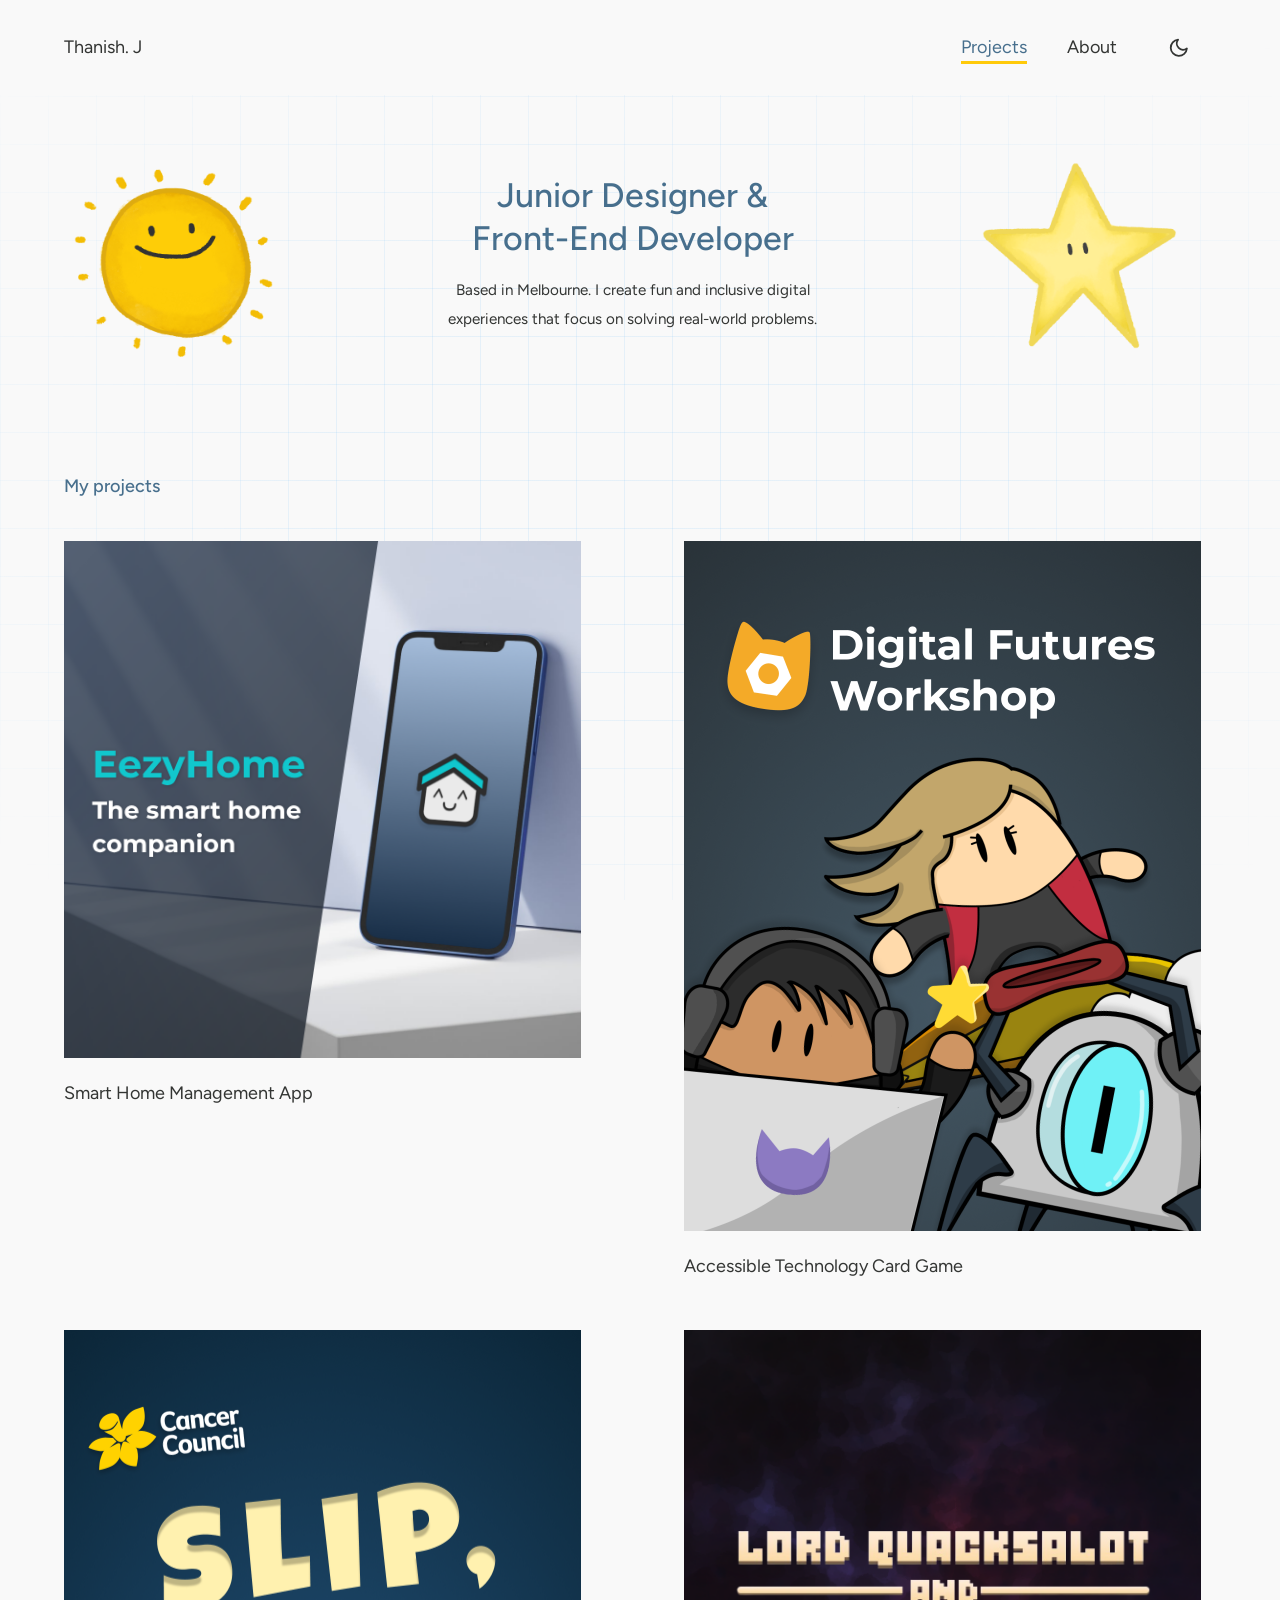
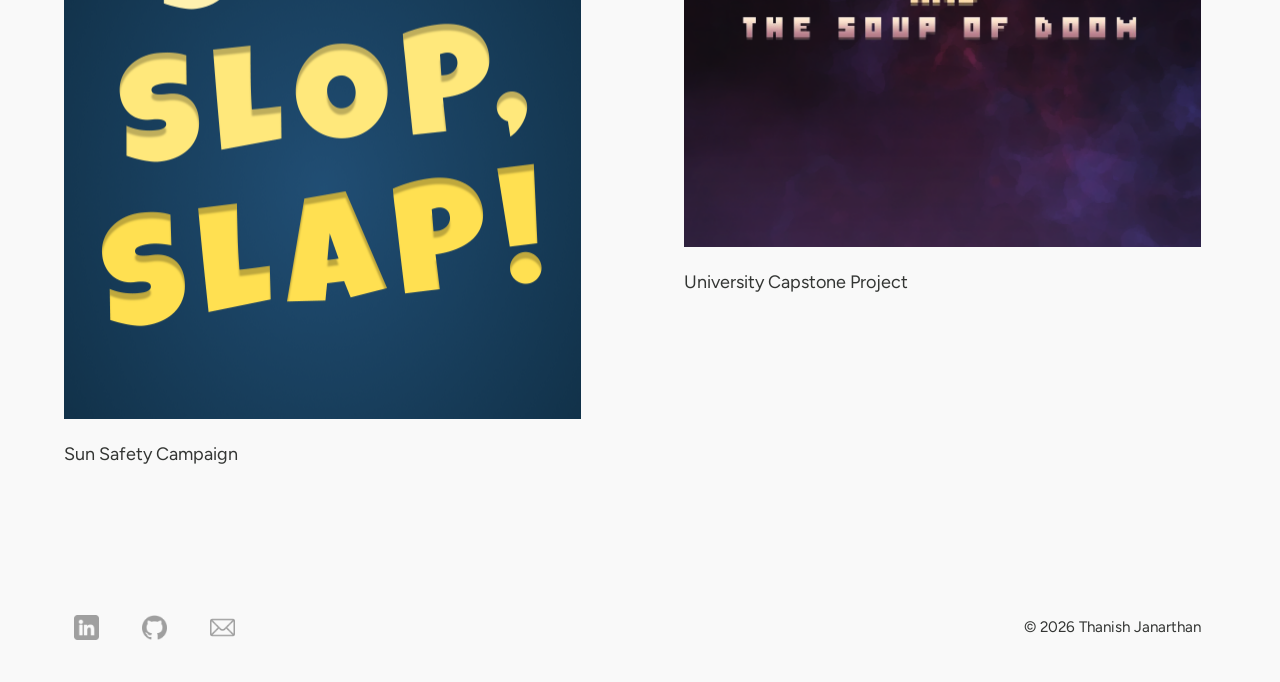
<file: web-files/index.html>
<!DOCTYPE html>
<html lang="en">
<head>
  <meta charset="UTF-8">
  <meta name="viewport" content="width=device-width, initial-scale=1">
  <title>Thanish Janarthan</title>
  <meta name="description" content="Portfolio 2026 - Thanish Janarthan">
  <link rel="preconnect" href="https://fonts.googleapis.com">
  <link rel="preconnect" href="https://fonts.gstatic.com" crossorigin>
  <link href="https://fonts.googleapis.com/css2?family=Figtree:ital,wght@0,300..900;1,300..900&family=Google+Sans:ital,opsz,wght@0,17..18,400..700;1,17..18,400..700&display=swap" rel="stylesheet">
  <link rel="stylesheet" href="style.css">
  <script>
    document.documentElement.classList.add('js');
    // Apply the saved theme (or the system preference) before the page paints
    try {
      var t = localStorage.getItem('theme');
      if (!t && window.matchMedia('(prefers-color-scheme: dark)').matches) t = 'dark';
      if (t) document.documentElement.setAttribute('data-theme', t);
    } catch (e) {}
  </script>
</head>
<body>

  <header class="top">
    <a class="name" href="index.html">Thanish. J</a>
    <button type="button" class="nav-toggle" aria-expanded="false" aria-controls="site-nav" aria-label="Menu"><span class="bars" aria-hidden="true"></span></button>
    <nav id="site-nav" aria-label="Main">
      <a href="index.html#work" aria-current="page">Projects</a>
      <a href="about.html">About</a>
    </nav>
    <button type="button" class="theme-toggle" aria-label="Switch to dark mode">
      <svg class="icon-moon" viewBox="0 0 24 24" fill="none" stroke="currentColor" stroke-width="2" stroke-linecap="round" stroke-linejoin="round" aria-hidden="true" focusable="false"><path d="M21 12.8A9 9 0 1 1 11.2 3a7 7 0 0 0 9.8 9.8z"/></svg>
      <svg class="icon-sun" viewBox="0 0 24 24" fill="none" stroke="currentColor" stroke-width="2" stroke-linecap="round" stroke-linejoin="round" aria-hidden="true" focusable="false"><circle cx="12" cy="12" r="4"/><path d="M12 2v2M12 20v2M4.9 4.9l1.4 1.4M17.7 17.7l1.4 1.4M2 12h2M20 12h2M4.9 19.1l1.4-1.4M17.7 6.3l1.4-1.4"/></svg>
    </button>
  </header>

  <main>

    <section class="hero">
      <div class="art" role="img" aria-label="Left illustration"><img src="images/sun.png" alt="" /></div>
      <div class="hero-text">
        <h1>Junior Designer & <br> Front-End Developer</h1>
        <p>Based in Melbourne. I create fun and inclusive digital experiences that focus on solving real-world problems.</p>
      </div>
      <div class="art" role="img" aria-label="Right illustration"><img src="images/star.png" alt="" /></div>
    </section>

    <section id="work" class="work">
      <h2 class="label">My projects</h2>
      <div class="projects">
        <a class="project" href="project-1.html">
          <div class="thumb wide" role="img" aria-label="EezyHome cover"><img src="images/thumbnails/EezyHome.png" alt="" /></div>
          <p class="caption">Smart Home Management App</p>
        </a>
        <a class="project" href="project-2.html">
          <div class="thumb tall" role="img" aria-label="Card game workshop cover"><img src="images/thumbnails/Cardgame.png" alt="" /></div>
          <p class="caption">Accessible Technology Card Game</p>
        </a>
        <a class="project" href="project-3.html">
          <div class="thumb tall teal" role="img" aria-label="Skin cancer education website cover"><img src="images/thumbnails/Sunsafety.png" alt="" /></div>
          <p class="caption">Sun Safety Campaign</p>
        </a>
        <a class="project" href="project-4.html">
          <div class="thumb wide" role="img" aria-label="Lord Quacksalot cover"><img src="images/thumbnails/LQASOD.png" alt="" /></div>
          <p class="caption">University Capstone Project</p>
        </a>
      </div>
    </section>

  </main>

  <footer class="foot">
    <ul class="social">
      <li><a href="#" aria-label="LinkedIn"><img src="images/logos/linkedin.png" alt="a greyscale linkedin icon" ></a></li>
      <li><a href="#" aria-label="GitHub"><img src="images/logos/github.png" alt="a greyscale github icon" ></a></li>
      <li><a href="mailto:thanishwarj@gmail.com" aria-label="Email"><img src="images/logos/mail.png" alt="a greyscale email icon" ></a></li>
    </ul>
    <p>© 2026 Thanish Janarthan</p>
  </footer>

  <script src="motion.js" defer></script>
  <script src="theme.js" defer></script>
  <script src="nav.js" defer></script>
</body>
</html>
</file>
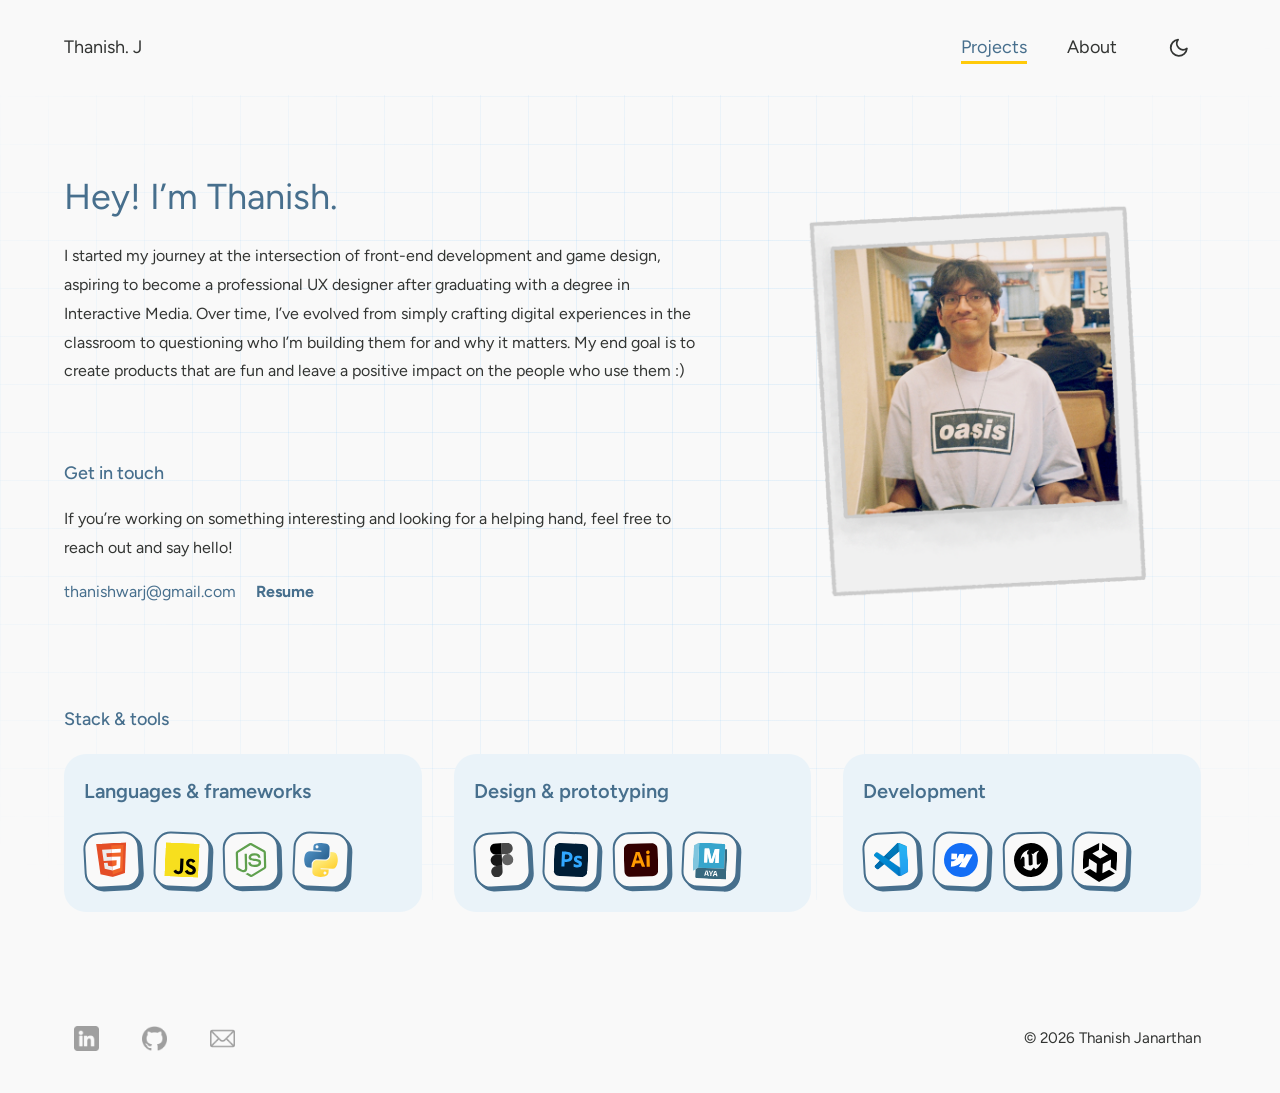
<file: web-files/about.html>
<!DOCTYPE html>
<html lang="en">
<head>
  <meta charset="UTF-8">
  <meta name="viewport" content="width=device-width, initial-scale=1">
  <title>About me</title>
  <meta name="description" content="My story - Thanish Janarthan">
  <link rel="preconnect" href="https://fonts.googleapis.com">
  <link rel="preconnect" href="https://fonts.gstatic.com" crossorigin>
  <link href="https://fonts.googleapis.com/css2?family=Figtree:ital,wght@0,300..900;1,300..900&family=Google+Sans:ital,opsz,wght@0,17..18,400..700;1,17..18,400..700&display=swap" rel="stylesheet">
  <link rel="stylesheet" href="style.css">
  <script>
    document.documentElement.classList.add('js');
    // Apply the saved theme (or the system preference) before the page paints
    try {
      var t = localStorage.getItem('theme');
      if (!t && window.matchMedia('(prefers-color-scheme: dark)').matches) t = 'dark';
      if (t) document.documentElement.setAttribute('data-theme', t);
    } catch (e) {}
  </script>
</head>
<body>

   <header class="top">
    <a class="name" href="index.html">Thanish. J</a>
    <button type="button" class="nav-toggle" aria-expanded="false" aria-controls="site-nav" aria-label="Menu"><span class="bars" aria-hidden="true"></span></button>
    <nav id="site-nav" aria-label="Main">
      <a href="index.html#work" aria-current="page">Projects</a>
      <a href="about.html">About</a>
    </nav>
    <button type="button" class="theme-toggle" aria-label="Switch to dark mode">
      <svg class="icon-moon" viewBox="0 0 24 24" fill="none" stroke="currentColor" stroke-width="2" stroke-linecap="round" stroke-linejoin="round" aria-hidden="true" focusable="false"><path d="M21 12.8A9 9 0 1 1 11.2 3a7 7 0 0 0 9.8 9.8z"/></svg>
      <svg class="icon-sun" viewBox="0 0 24 24" fill="none" stroke="currentColor" stroke-width="2" stroke-linecap="round" stroke-linejoin="round" aria-hidden="true" focusable="false"><circle cx="12" cy="12" r="4"/><path d="M12 2v2M12 20v2M4.9 4.9l1.4 1.4M17.7 17.7l1.4 1.4M2 12h2M20 12h2M4.9 19.1l1.4-1.4M17.7 6.3l1.4-1.4"/></svg>
    </button>
  </header>

  <main class="about">

    <div class="about-text">
      <h1>Hey! I’m Thanish.</h1>
      <p>I started my journey at the intersection of front-end development and game design, aspiring to become a professional UX designer after graduating with a degree in Interactive Media. Over time, I’ve evolved from simply crafting digital experiences in the classroom to questioning who I’m building them for and why it matters. My end goal is to create products that are fun and leave a positive impact on the people who use them  :)</p>
      <!-- <p>One line about what you do and how you think about it.</p>
      <p>A sentence or two about your philosophy: what design means to you and what you care about most.</p>
      <p>A short paragraph on your experience: where you've worked, the kinds of teams and problems you've handled, and what you bring to them.</p>
      <p>I care about the <em>why</em> behind a decision as much as the <em>how</em>.<br>Add one closing line about what keeps you curious.</p> -->

      <h2 class="label touch" id="contact">Get in touch</h2>
      <p>If you’re working on something interesting and looking for a helping hand, feel free to reach out and say hello!</p>
      <p class="links"><a href="mailto:thanishwarj@gmail.com">thanishwarj@gmail.com</a> <a class="resume" href="https://drive.google.com/file/d/1uZGxu86DaYE3OPD4bUWzxH71Rq-xiWHS/view?usp=sharing">Resume</a></p>
    </div>

    <div class="portrait">  
      <img src="images/portrait.png" alt="" />
    </div>

    <section class="about-tools">
      <h2 class="label">Stack &amp; tools</h2>

      <div class="tool-groups">
        <div class="tool-group">
          <h3>Languages &amp; frameworks</h3>
          <ul class="tools">
            <li><button type="button" class="tool" aria-label="HTML"><img src="images/logos/html5.svg" alt="HTML logo"><span class="tip" aria-hidden="true">HTML</span></button></li>
            <li><button type="button" class="tool" aria-label="JavaScript"><img src="images/logos/javascript.svg" alt="JavaScript logo"><span class="tip" aria-hidden="true">JavaScript</span></button></li>
            <li><button type="button" class="tool" aria-label="Node.js"><img src="images/logos/nodedotjs.svg" alt="NodeJS logo"><span class="tip" aria-hidden="true">Node.js</span></button></li>
            <li><button type="button" class="tool" aria-label="Python"><img src="images/logos/python.svg" alt="Python logo"><span class="tip" aria-hidden="true">Python</span></button></li>
          </ul>
        </div>
        <div class="tool-group">
          <h3>Design &amp; prototyping</h3>
          <ul class="tools">
            <li><button type="button" class="tool" aria-label="Figma"><img src="images/logos/figma-dark.svg" alt="Figma logo"><span class="tip" aria-hidden="true">Figma</span></button></li>
            <li><button type="button" class="tool" aria-label="Adobe Photoshop"><img src="images/logos/adobe-photoshop.svg" alt="Photoshop logo" ><span class="tip" aria-hidden="true">Adobe Photoshop</span></button></li>
            <li><button type="button" class="tool" aria-label="Adobe Illustrator"><img src="images/logos/adobe-illustrator.svg" alt="Illustrator logo" ><span class="tip" aria-hidden="true">Adobe Illustrator</span></button></li>
            <li><button type="button" class="tool" aria-label="MAYA"><img src="images/logos/autodesk-maya.svg" alt="MAYA logo" ><span class="tip" aria-hidden="true">MAYA</span></button></li>
          </ul>
        </div>
        <div class="tool-group">
          <h3>Development</h3>
          <ul class="tools">
            <li><button type="button" class="tool" aria-label="VS Code"><img src="images/logos/vscode.svg" alt="VS code logo" ><span class="tip" aria-hidden="true">VS Code</span></button></li>
            <li><button type="button" class="tool" aria-label="Webflow"><img src="images/logos/webflow.svg" alt="Webflow logo" ><span class="tip" aria-hidden="true">Webflow</span></button></li>
            <li><button type="button" class="tool" aria-label="Unreal Engine"><img src="images/logos/unreal-engine.svg" alt="Unreal Engine logo" ><span class="tip" aria-hidden="true">Unreal Engine</span></button></li>
            <li><button type="button" class="tool" aria-label="Unity"><img src="images/logos/unity.svg" alt="Unity logo" ><span class="tip" aria-hidden="true">Unity</span></button></li>
          </ul>
        </div>
  
        </div>
    </section>

  </main>

  <footer class="foot">
    <ul class="social">
      <li><a href="#" aria-label="LinkedIn"><img src="images/logos/linkedin.png" alt="a greyscale linkedin icon" ></a></li>
      <li><a href="#" aria-label="GitHub"><img src="images/logos/github.png" alt="a greyscale github icon" ></a></li>
      <li><a href="mailto:thanishwarj@gmail.com" aria-label="Email"><img src="images/logos/mail.png" alt="a greyscale email icon" ></a></li>
    </ul>
    <p>© 2026 Thanish Janarthan</p>
  </footer>

  <script>
    // Tool labels: show on hover/focus (CSS) and toggle on click/tap
    (function () {
      var tools = document.querySelectorAll('.tool');
      function closeAll(except) {
        tools.forEach(function (t) { if (t !== except) t.classList.remove('open'); });
      }
      tools.forEach(function (t) {
        t.addEventListener('click', function (e) {
          e.stopPropagation();
          var willOpen = !t.classList.contains('open');
          closeAll();
          t.classList.toggle('open', willOpen);
        });
      });
      document.addEventListener('click', function () { closeAll(); });
      document.addEventListener('keydown', function (e) { if (e.key === 'Escape') closeAll(); });
    })();
  </script>

  <script src="motion.js" defer></script>
  <script src="theme.js" defer></script>
  <script src="nav.js" defer></script>
</body>
</html>
</file>
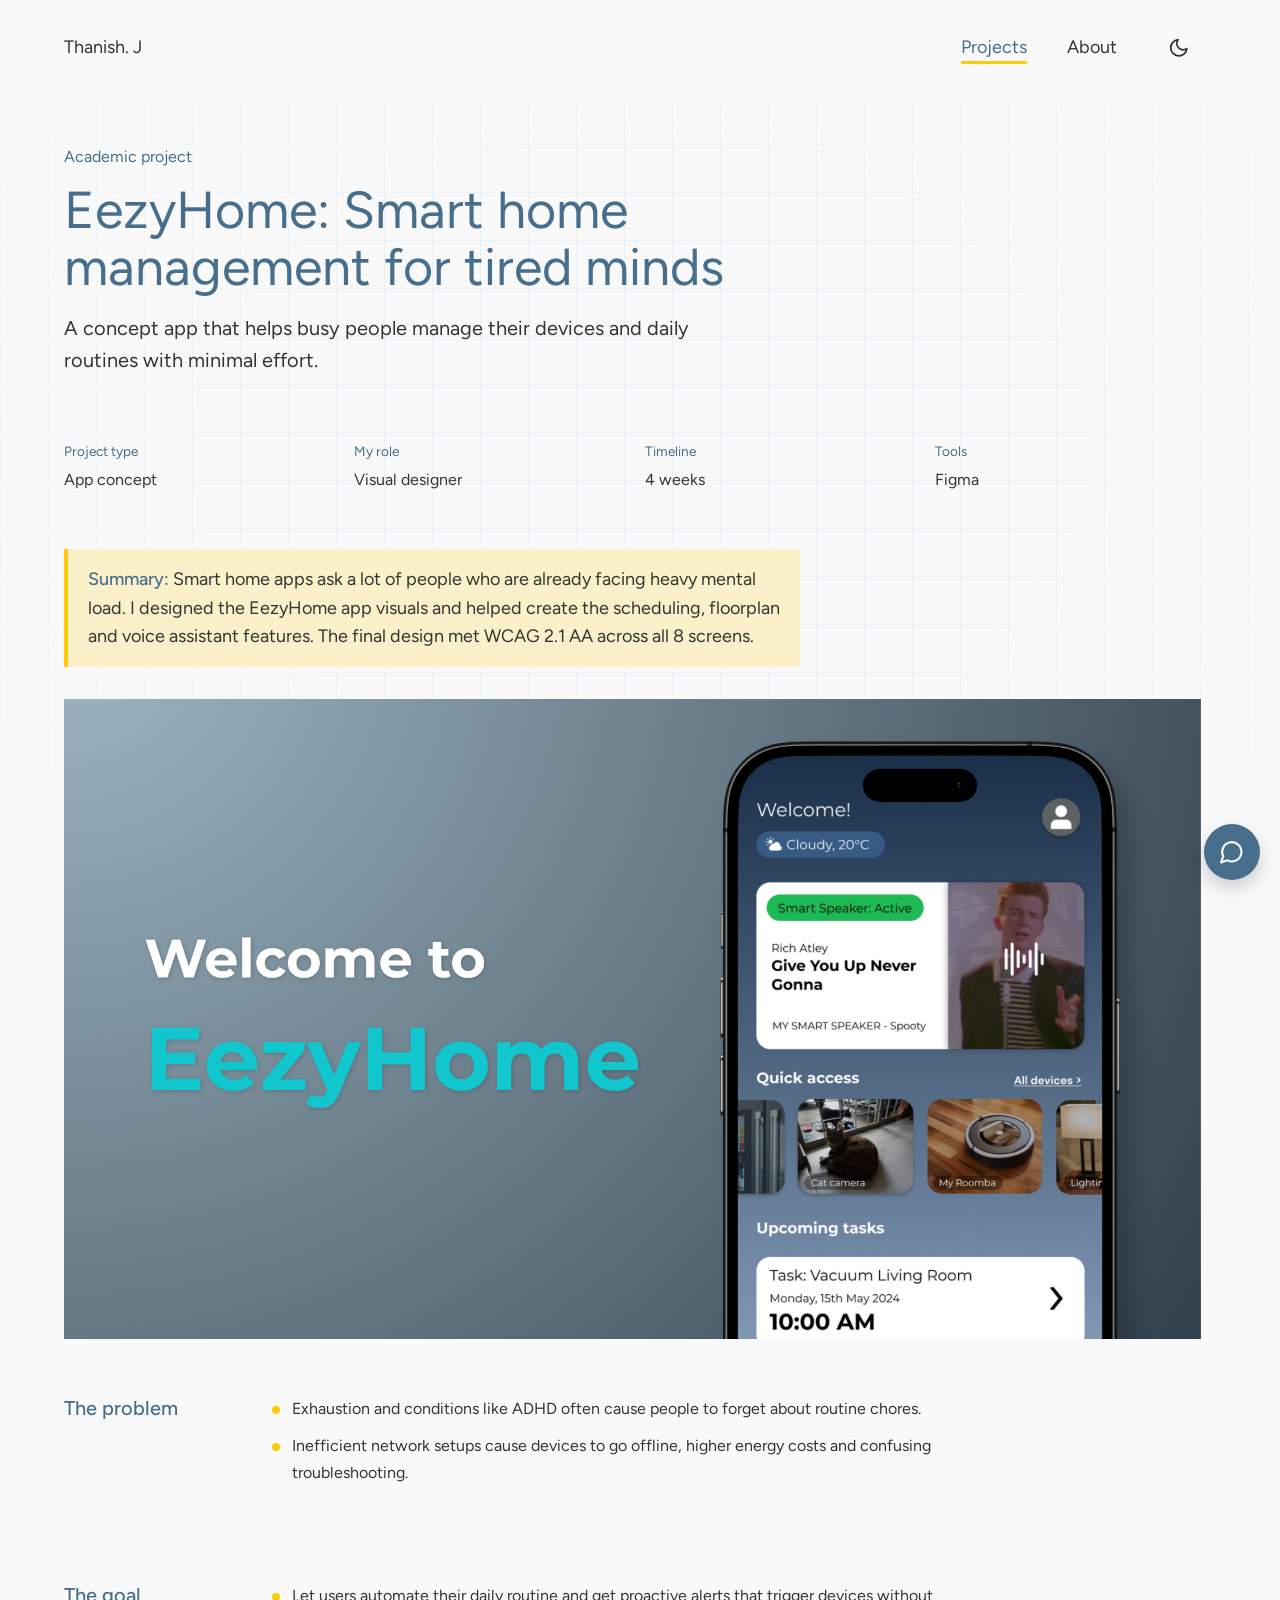
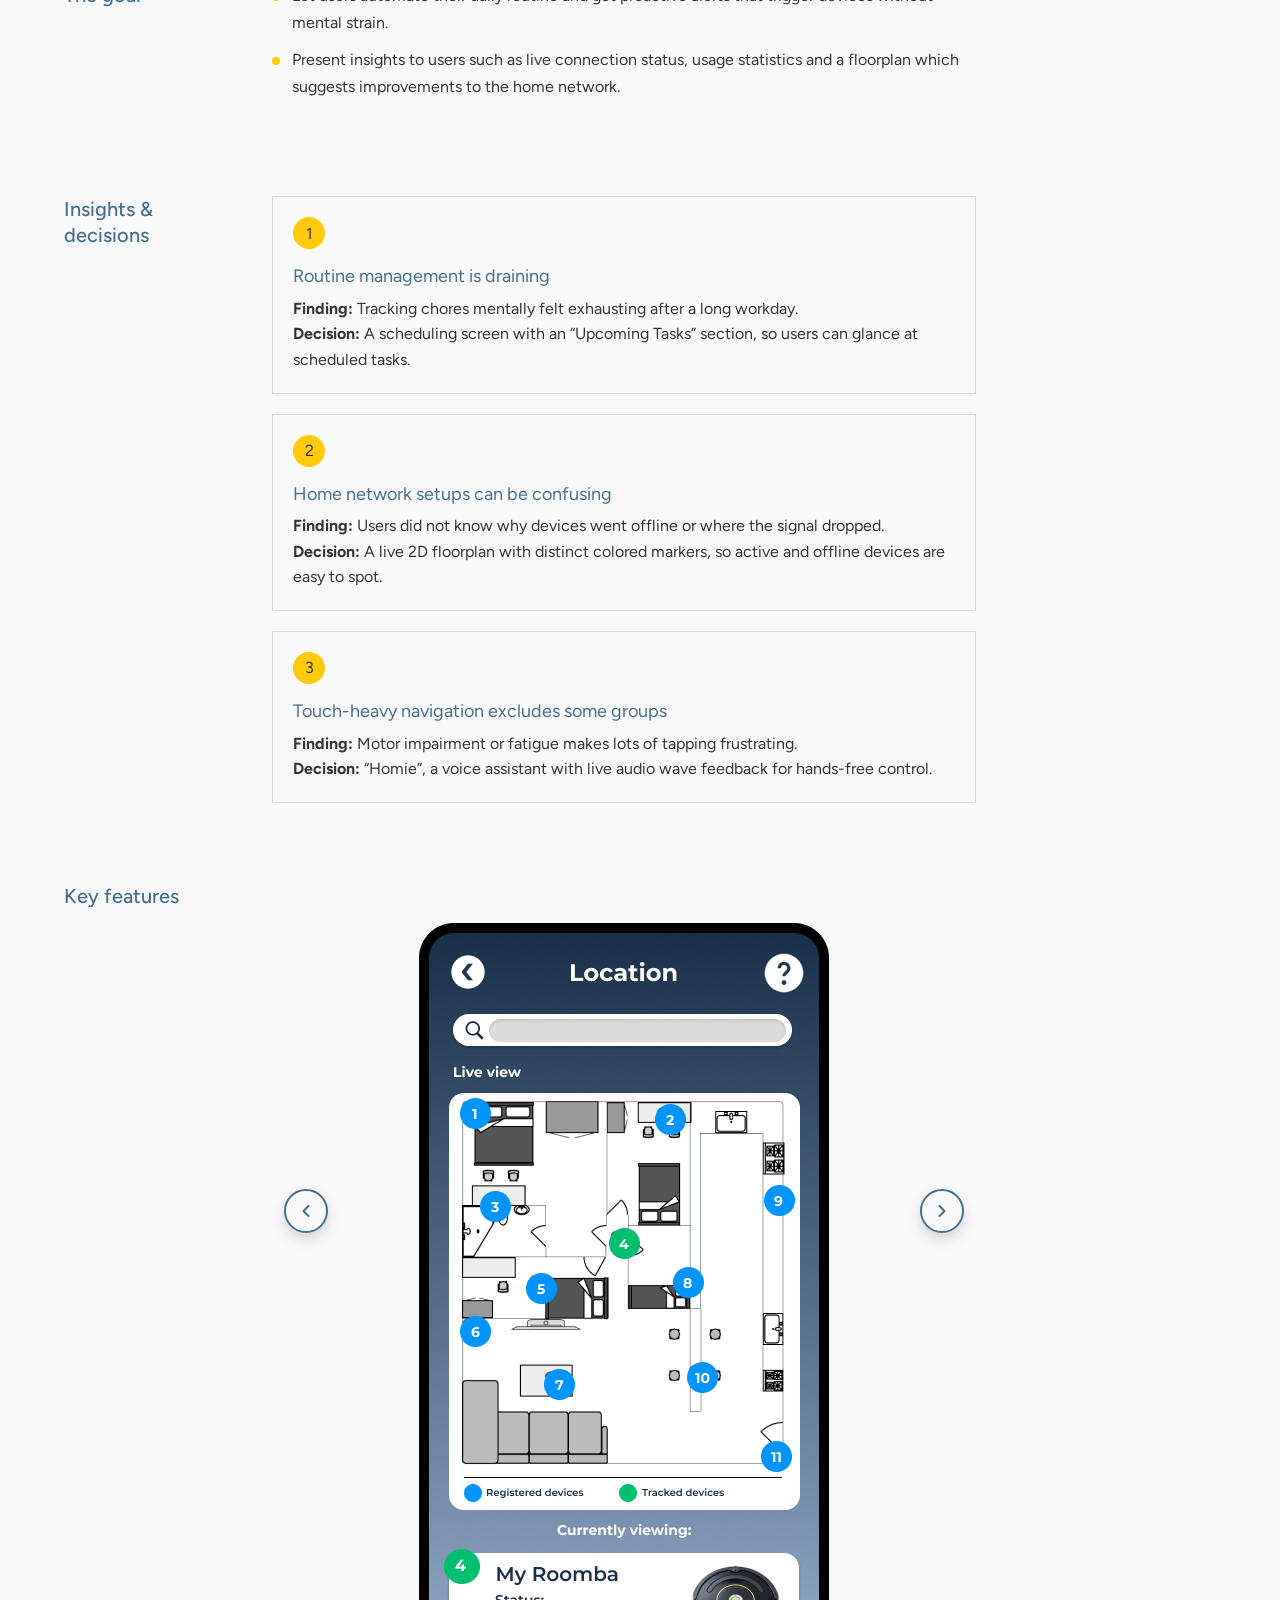
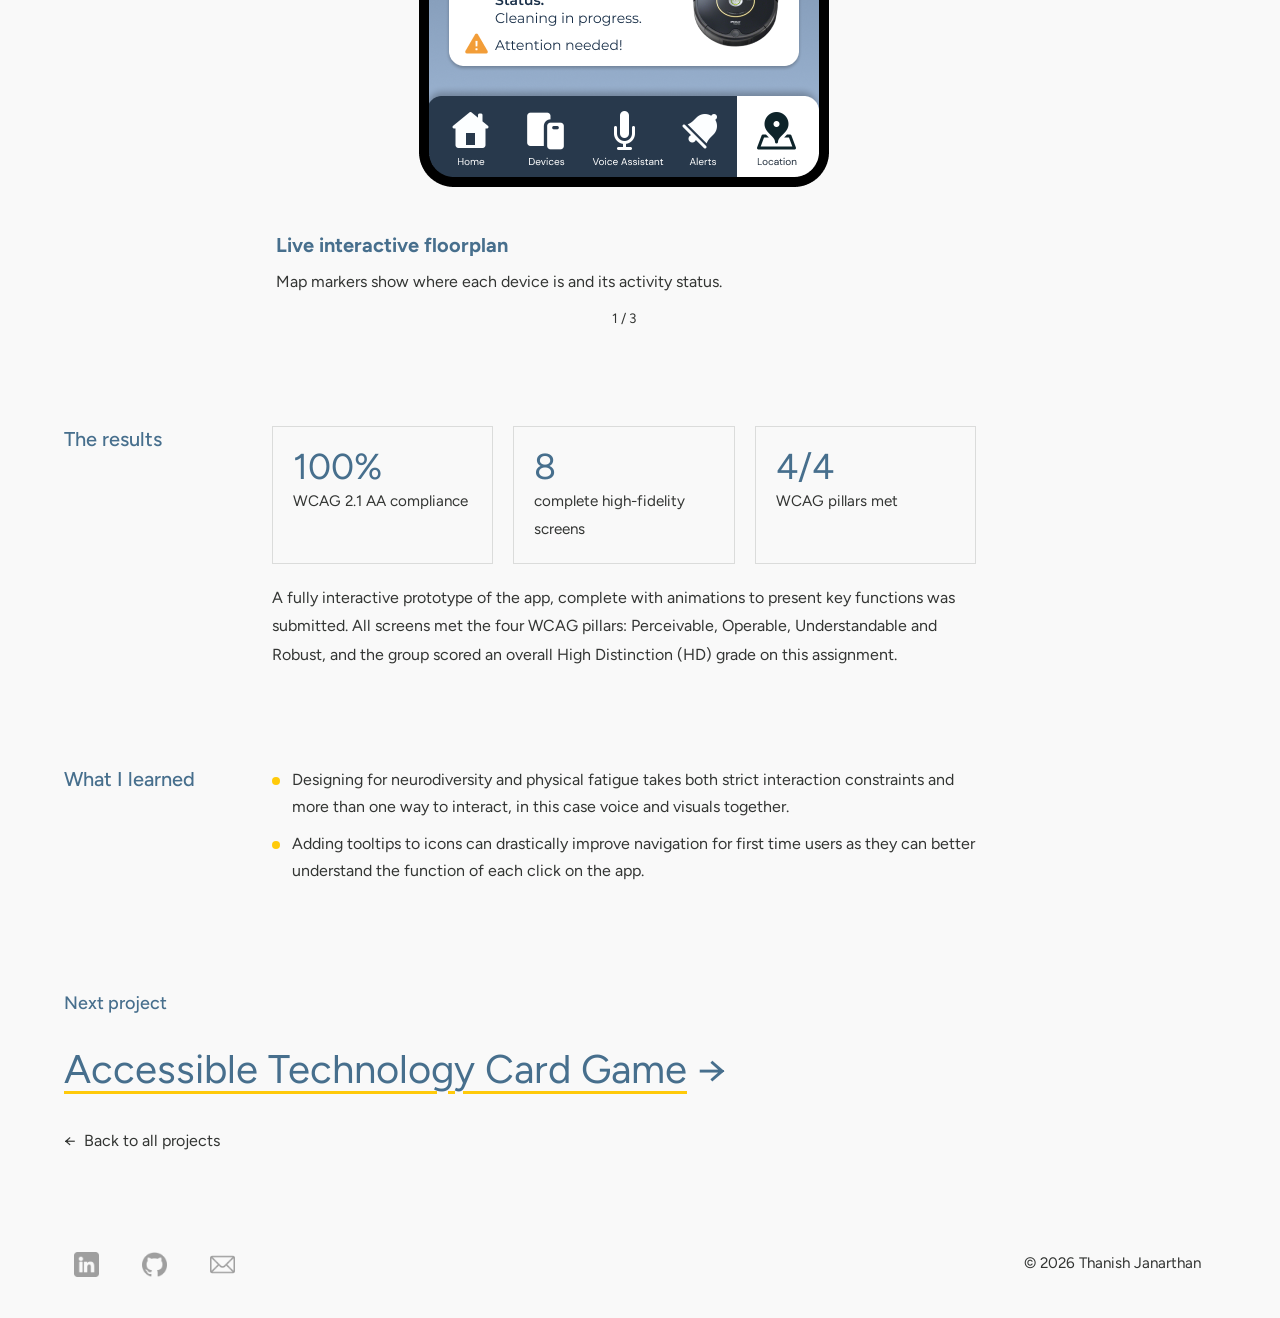
<file: web-files/project-1.html>
<!DOCTYPE html>
<html lang="en">
<head>
  <meta charset="UTF-8">
  <meta name="viewport" content="width=device-width, initial-scale=1">
  <title>Smart Home Management App</title>
  <meta name="description" content="EezyHome: a concept smart home app designed for busy, fatigued and neurodiverse users. WCAG 2.1 AA compliant across 8 screens.">
  <link rel="preconnect" href="https://fonts.googleapis.com">
  <link rel="preconnect" href="https://fonts.gstatic.com" crossorigin>
  <link href="https://fonts.googleapis.com/css2?family=Figtree:ital,wght@0,300..900;1,300..900&family=Google+Sans:ital,opsz,wght@0,17..18,400..700;1,17..18,400..700&display=swap" rel="stylesheet">
  <link rel="stylesheet" href="style.css">
  <script>
    document.documentElement.classList.add('js');
    // Apply the saved theme (or the system preference) before the page paints
    try {
      var t = localStorage.getItem('theme');
      if (!t && window.matchMedia('(prefers-color-scheme: dark)').matches) t = 'dark';
      if (t) document.documentElement.setAttribute('data-theme', t);
    } catch (e) {}
  </script>
</head>
<body>

  <header class="top">
    <a class="name" href="index.html">Thanish. J</a>
    <button type="button" class="nav-toggle" aria-expanded="false" aria-controls="site-nav" aria-label="Menu"><span class="bars" aria-hidden="true"></span></button>
    <nav id="site-nav" aria-label="Main">
      <a href="index.html#work" aria-current="page">Projects</a>
      <a href="about.html">About</a>
    </nav>
    <button type="button" class="theme-toggle" aria-label="Switch to dark mode">
      <svg class="icon-moon" viewBox="0 0 24 24" fill="none" stroke="currentColor" stroke-width="2" stroke-linecap="round" stroke-linejoin="round" aria-hidden="true" focusable="false"><path d="M21 12.8A9 9 0 1 1 11.2 3a7 7 0 0 0 9.8 9.8z"/></svg>
      <svg class="icon-sun" viewBox="0 0 24 24" fill="none" stroke="currentColor" stroke-width="2" stroke-linecap="round" stroke-linejoin="round" aria-hidden="true" focusable="false"><circle cx="12" cy="12" r="4"/><path d="M12 2v2M12 20v2M4.9 4.9l1.4 1.4M17.7 17.7l1.4 1.4M2 12h2M20 12h2M4.9 19.1l1.4-1.4M17.7 6.3l1.4-1.4"/></svg>
    </button>
  </header>

  <main>

    <section class="cs-hero">
      <p class="eyebrow">Academic project</p>
      <h1>EezyHome: Smart home management for tired minds</h1>
      <p class="cs-sub">A concept app that helps busy people manage their devices and daily routines with minimal effort.</p>

      <dl class="facts">
        <div><dt>Project type</dt><dd>App concept</dd></div>
        <div><dt>My role</dt><dd>Visual designer</dd></div>
        <div><dt>Timeline</dt><dd>4 weeks</dd></div>
        <div><dt>Tools</dt><dd>Figma</dd></div>
      </dl>

      <p class="tldr"><strong>Summary:</strong> Smart home apps ask a lot of people who are already facing heavy mental load. I designed the EezyHome app visuals and helped create the scheduling, floorplan and voice assistant features. The final design met WCAG 2.1 AA across all 8 screens.</p>
    </section>

    <figure class="cs-cover">
      <!-- Replace with: <img src="images/eezyhome-cover.png" alt="EezyHome app screens"> -->
      <div class="ph" role="img" aria-label="EezyHome cover image"><img src="images/projects/Hero-smarthome.png" alt="" /></div>
    </figure>

    <section class="cs-section">
      <h2>The problem</h2>
      <div class="cs-body">
        <!-- <p>Young adults and busy professionals juggle heavy work and study schedules. Managing a complex smart home on top of that adds physical fatigue and cognitive overload.</p> -->
        <ul>
          <li>Exhaustion and conditions like ADHD often cause people to forget about routine chores.</li>
          <li>Inefficient network setups cause devices to go offline, higher energy costs and confusing troubleshooting.</li>
        </ul>
      </div>
    </section>

    <section class="cs-section">
      <h2>The goal</h2>
      <div class="cs-body">
        <ul>
          <li>Let users automate their daily routine and get proactive alerts that trigger devices without mental strain.</li>
          <li>Present insights to users such as live connection status, usage statistics and a floorplan which suggests improvements to the home network.</li>
        </ul>
      </div>
    </section>

    <section class="cs-section">
      <h2>Insights & decisions</h2>
      <div class="cs-body">
        <div class="steps stack">
          <div class="step">
            <h3>Routine management is draining</h3>
            <p><strong>Finding:</strong> Tracking chores mentally felt exhausting after a long workday.<br>
            <strong>Decision:</strong> A scheduling screen with an &ldquo;Upcoming Tasks&rdquo; section, so users can glance at scheduled tasks.</p>
          </div>
          <div class="step">
            <h3>Home network setups can be confusing</h3>
            <p><strong>Finding:</strong> Users did not know why devices went offline or where the signal dropped.<br>
            <strong>Decision:</strong> A live 2D floorplan with distinct colored markers, so active and offline devices are easy to spot.</p>
          </div>
          <div class="step">
            <h3>Touch-heavy navigation excludes some groups</h3>
            <p><strong>Finding:</strong> Motor impairment or fatigue makes lots of tapping frustrating.<br>
            <strong>Decision:</strong> &ldquo;Homie&rdquo;, a voice assistant with live audio wave feedback for hands-free control.</p>
          </div>
        </div>
      </div>
    </section>

    <section class="cs-section">
      <h2>Key features</h2>
      <div class="cs-body">
        <div class="carousel" data-carousel role="region" aria-roledescription="carousel" aria-label="Key feature screens">
          <div class="carousel-tabs" role="group" aria-label="Choose a feature">
          <!-- <button type="button" class="carousel-tab">Live floorplan</button>
          <button type="button" class="carousel-tab">Voice assistant</button>
          <button type="button" class="carousel-tab">Schedule and alerts</button> -->
          </div>
          <div class="carousel-stage">
            <button type="button" class="carousel-btn prev" aria-label="Previous screen"><svg viewBox="0 0 24 24" fill="none" stroke="currentColor" stroke-width="2.5" stroke-linecap="round" stroke-linejoin="round" aria-hidden="true" focusable="false"><path d="M15 18l-6-6 6-6"/></svg></button>
            <div class="carousel-track" tabindex="0" aria-label="Screens. Swipe or use the arrow keys to move between them.">
          <figure class="slide" role="group" aria-roledescription="slide" aria-label="1 of 3: Live floorplan">
            <div class="slide-media"><img src="images/projects/Map.png" alt="Interactive floorplan screen"></div>
            <figcaption class="slide-text">
              <h3>Live interactive floorplan</h3>
              <p>Map markers show where each device is and its activity status.</p>
            </figcaption>
          </figure>
          <figure class="slide" role="group" aria-roledescription="slide" aria-label="2 of 3: Voice assistant">
            <div class="slide-media"><img src="images/projects/VA.png" alt="Homie voice assistant screen"></div>
            <figcaption class="slide-text">
              <h3>Homie voice assistant</h3>
              <p>Confirms each action out loud, such as &ldquo;Setting a timer for 30 minutes for the Roomba&rdquo;.</p>
            </figcaption>
          </figure>
          <figure class="slide" role="group" aria-roledescription="slide" aria-label="3 of 3: Schedule and alerts">
            <div class="slide-media"><img src="images/projects/Scheduling.png" alt="Schedule settings and upcoming tasks screen"></div>
            <figcaption class="slide-text">
              <h3>Schedule settings and task alerts</h3>
              <p>Date and time selectors only offer valid times, paired with an Upcoming Tasks section.</p>
            </figcaption>
          </figure>
            </div>
            <button type="button" class="carousel-btn next" aria-label="Next screen"><svg viewBox="0 0 24 24" fill="none" stroke="currentColor" stroke-width="2.5" stroke-linecap="round" stroke-linejoin="round" aria-hidden="true" focusable="false"><path d="M9 18l6-6-6-6"/></svg></button>
          </div>
          <p class="carousel-count" aria-hidden="true">1 / 3</p>
          <p class="sr-only" aria-live="polite" data-live></p>
        </div>
      </div>
    </section>

    <section class="cs-section">
      <h2>The results</h2>
      <div class="cs-body">
        <div class="stats">
          <div class="stat"><strong>100%</strong><span>WCAG 2.1 AA compliance</span></div>
          <div class="stat"><strong>8</strong><span>complete high-fidelity screens</span></div>
          <div class="stat"><strong>4/4</strong><span>WCAG pillars met</span></div>
        </div>
        <p>A fully interactive prototype of the app, complete with animations to present key functions was submitted. All screens met the four WCAG pillars: Perceivable, Operable, Understandable and Robust, and the group scored an overall High Distinction (HD) grade on this assignment.</p>
      </div>
    </section>

    <section class="cs-section">
      <h2>What I learned</h2>
      <div class="cs-body">
        <ul>
          <li>Designing for neurodiversity and physical fatigue takes both strict interaction constraints and more than one way to interact, in this case voice and visuals together.</li>
          <li>Adding tooltips to icons can drastically improve navigation for first time users as they can better understand the function of each click on the app.</li>
        </ul>
      </div>
    </section>

    <section class="cs-next">
      <h2 class="label">Next project</h2>
      <a class="big" href="project-2.html">Accessible Technology Card Game</a>
      <a class="back" href="index.html#work">Back to all projects</a>
    </section>

  </main>

  <footer class="foot">
    <ul class="social">
      <li><a href="#" aria-label="LinkedIn"><img src="images/logos/linkedin.png" alt="a greyscale linkedin icon" ></a></li>
      <li><a href="#" aria-label="GitHub"><img src="images/logos/github.png" alt="a greyscale github icon" ></a></li>
      <li><a href="mailto:thanishwarj@gmail.com" aria-label="Email"><img src="images/logos/mail.png" alt="a greyscale email icon" ></a></li>
    </ul>
    <p>© 2026 Thanish Janarthan</p>
  </footer>

  <!-- Floating "connect" button -->
  <a class="connect-fab" href="about.html#contact" aria-label="Want to connect? Go to the contact section on the About page">
    <span class="connect-bubble" aria-hidden="true">Want to connect?</span>
    <span class="connect-icon" aria-hidden="true">
      <svg viewBox="0 0 24 24" fill="none" stroke="currentColor" stroke-width="2" stroke-linecap="round" stroke-linejoin="round" focusable="false"><path d="M7.9 20A9 9 0 1 0 4 16.1L2 22Z"/></svg>
    </span>
  </a>

  <script src="connect.js" defer></script>
  <script src="carousel.js" defer></script>
  <script src="theme.js" defer></script>
  <script src="nav.js" defer></script>
</body>
</html>
</file>
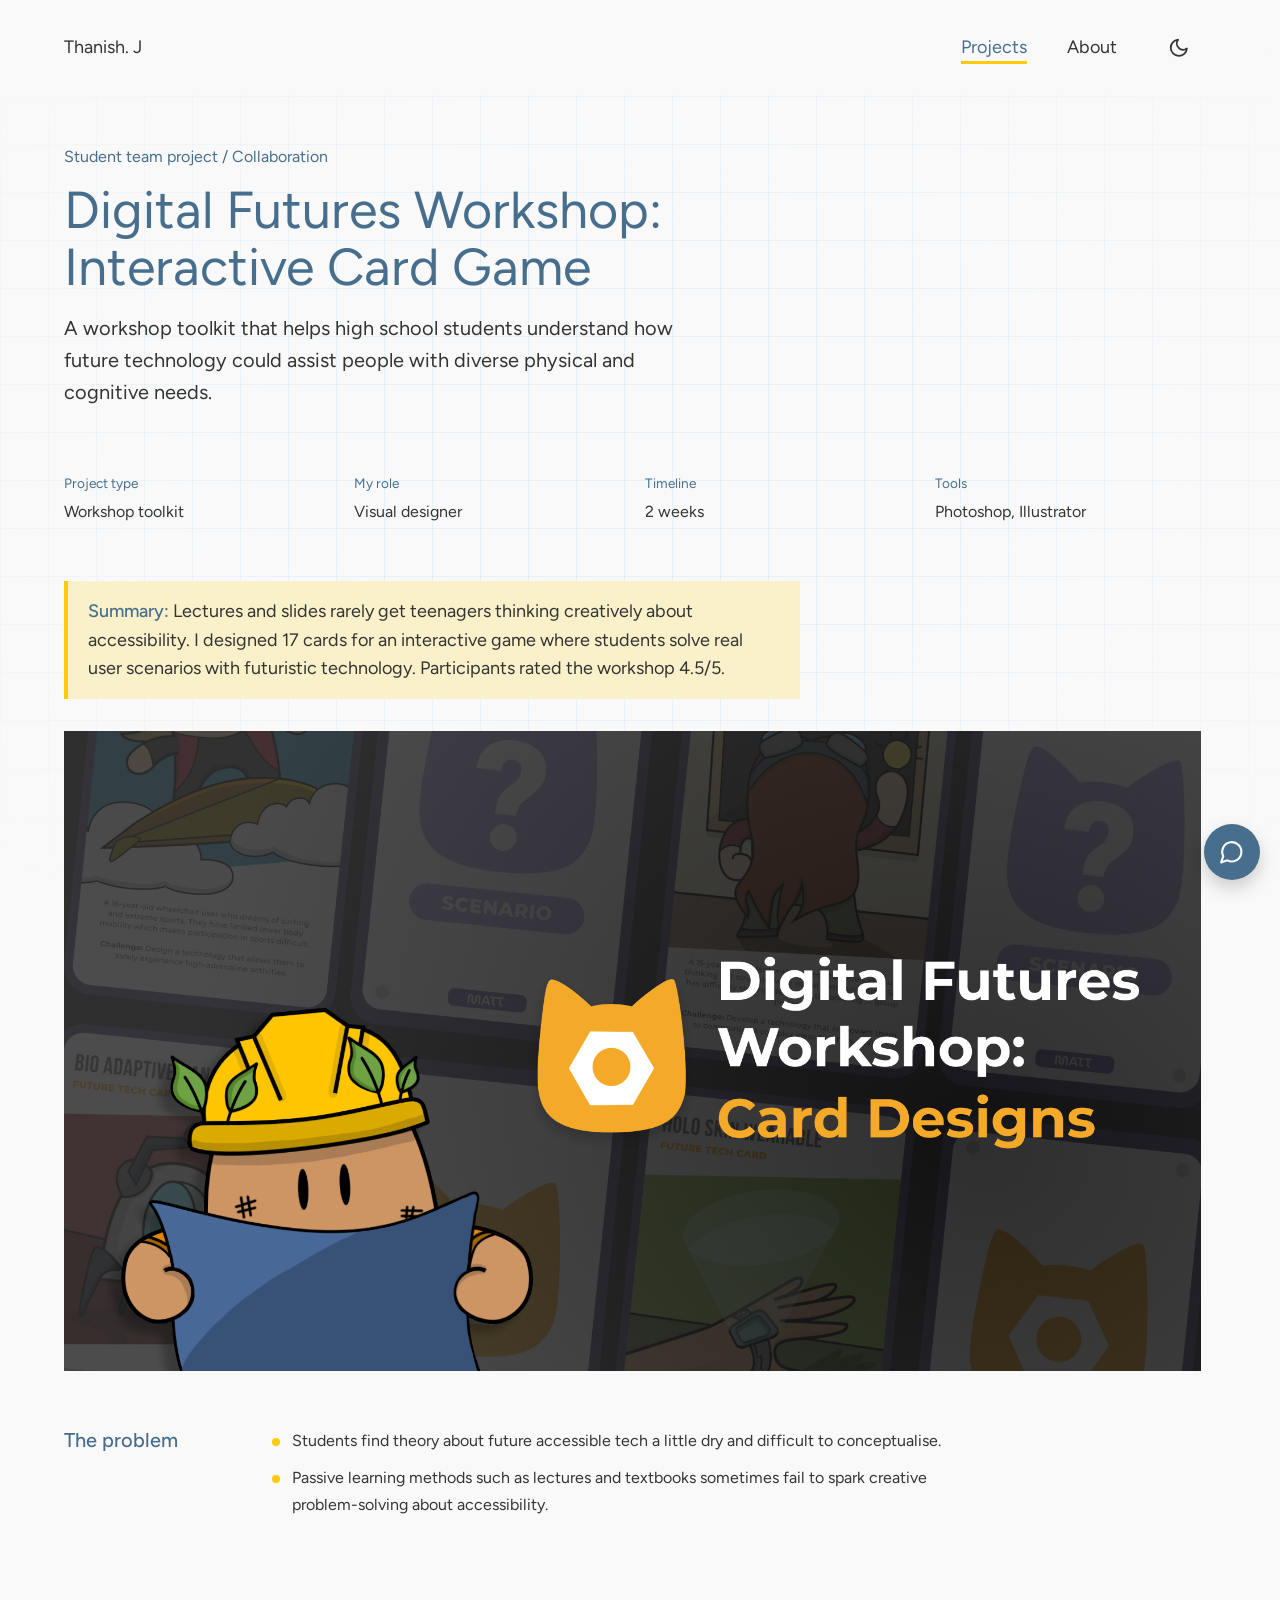
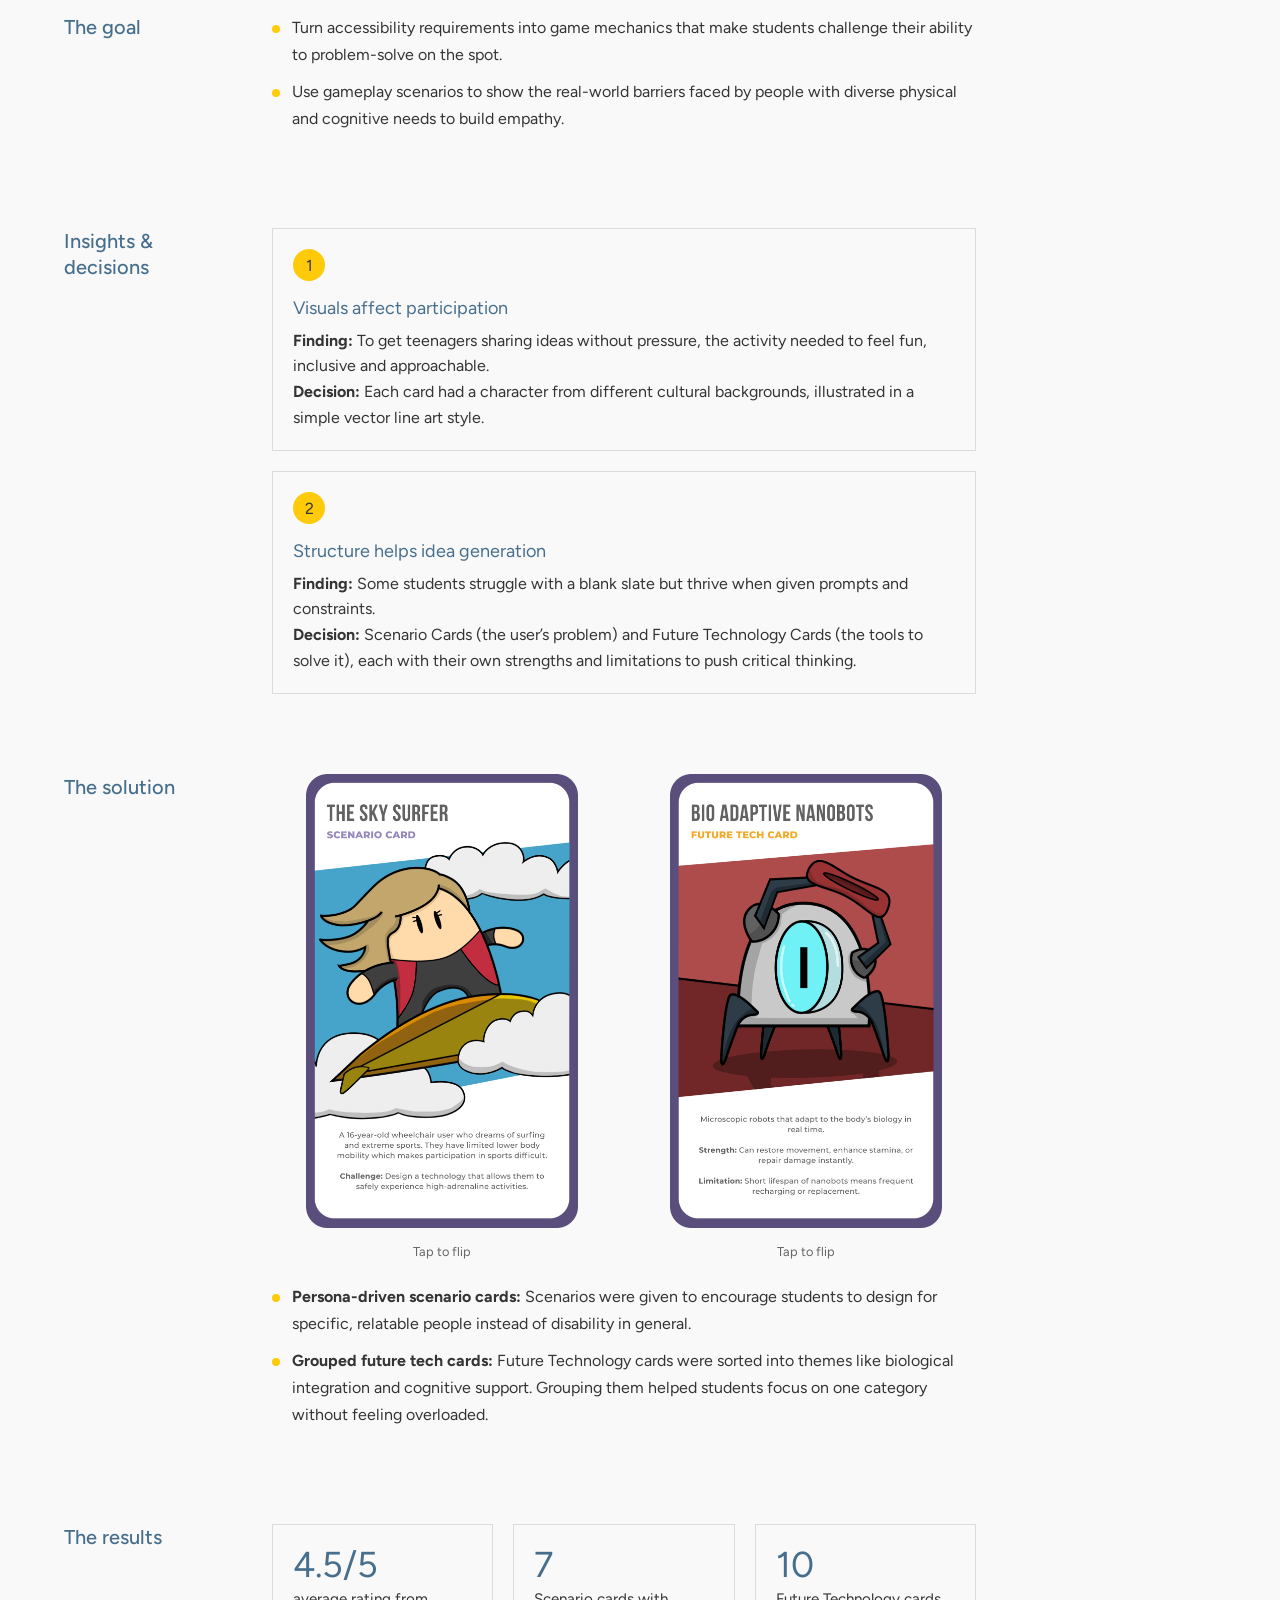
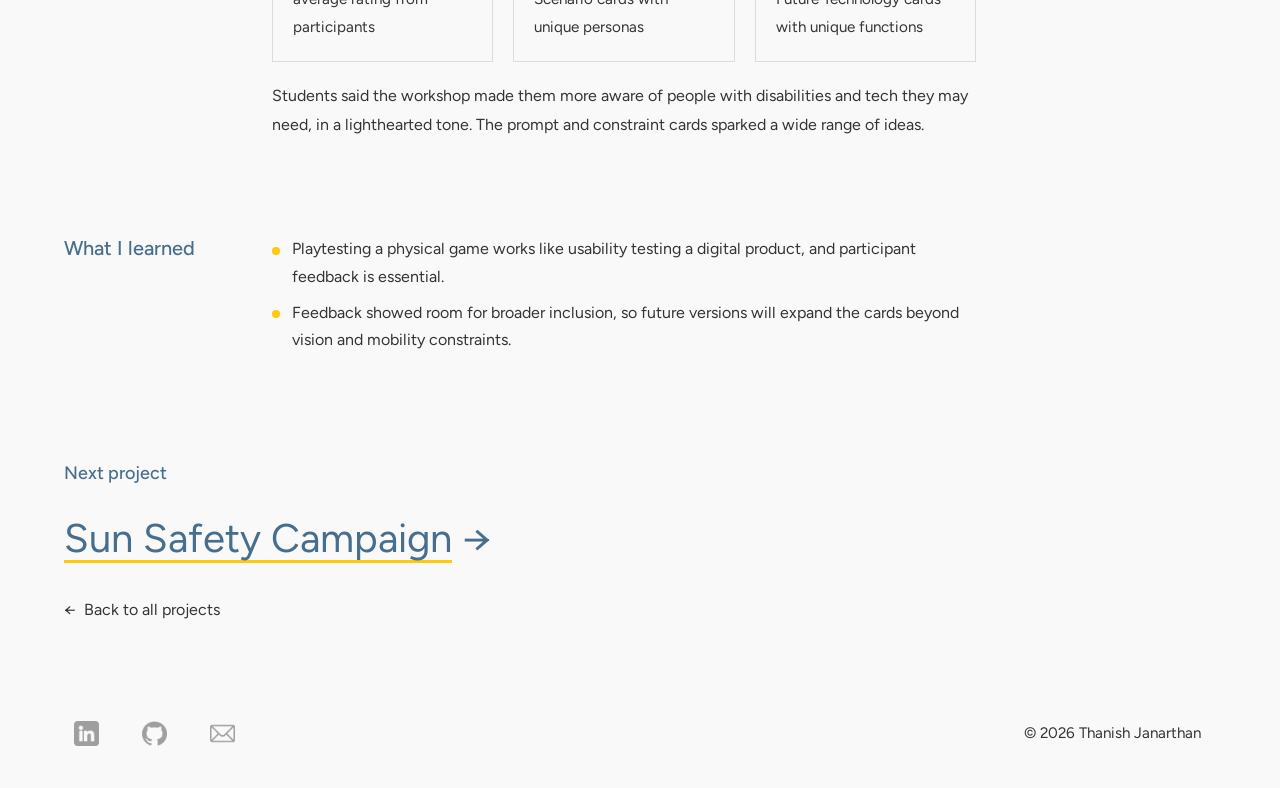
<file: web-files/project-2.html>
<!DOCTYPE html>
<html lang="en">
<head>
  <meta charset="UTF-8">
  <meta name="viewport" content="width=device-width, initial-scale=1">
  <title>Accessible Technology Card Game</title>
  <meta name="description" content="A card game toolkit that gets high school students designing future accessible technology. 17 hand-drawn cards, rated 4.5/5 by participants.">
  <link rel="preconnect" href="https://fonts.googleapis.com">
  <link rel="preconnect" href="https://fonts.gstatic.com" crossorigin>
  <link href="https://fonts.googleapis.com/css2?family=Figtree:ital,wght@0,300..900;1,300..900&family=Google+Sans:ital,opsz,wght@0,17..18,400..700;1,17..18,400..700&display=swap" rel="stylesheet">
  <link rel="stylesheet" href="style.css">
  <script>
    document.documentElement.classList.add('js');
    // Apply the saved theme (or the system preference) before the page paints
    try {
      var t = localStorage.getItem('theme');
      if (!t && window.matchMedia('(prefers-color-scheme: dark)').matches) t = 'dark';
      if (t) document.documentElement.setAttribute('data-theme', t);
    } catch (e) {}
  </script>
</head>
<body>

  <header class="top">
    <a class="name" href="index.html">Thanish. J</a>
    <button type="button" class="nav-toggle" aria-expanded="false" aria-controls="site-nav" aria-label="Menu"><span class="bars" aria-hidden="true"></span></button>
    <nav id="site-nav" aria-label="Main">
      <a href="index.html#work" aria-current="page">Projects</a>
      <a href="about.html">About</a>
    </nav>
    <button type="button" class="theme-toggle" aria-label="Switch to dark mode">
      <svg class="icon-moon" viewBox="0 0 24 24" fill="none" stroke="currentColor" stroke-width="2" stroke-linecap="round" stroke-linejoin="round" aria-hidden="true" focusable="false"><path d="M21 12.8A9 9 0 1 1 11.2 3a7 7 0 0 0 9.8 9.8z"/></svg>
      <svg class="icon-sun" viewBox="0 0 24 24" fill="none" stroke="currentColor" stroke-width="2" stroke-linecap="round" stroke-linejoin="round" aria-hidden="true" focusable="false"><circle cx="12" cy="12" r="4"/><path d="M12 2v2M12 20v2M4.9 4.9l1.4 1.4M17.7 17.7l1.4 1.4M2 12h2M20 12h2M4.9 19.1l1.4-1.4M17.7 6.3l1.4-1.4"/></svg>
    </button>
  </header>

  <main>

    <section class="cs-hero">
      <p class="eyebrow">Student team project / Collaboration</p>
      <h1>Digital Futures Workshop: Interactive Card Game</h1>
      <p class="cs-sub">A workshop toolkit that helps high school students understand how future technology could assist people with diverse physical and cognitive needs.</p>

      <dl class="facts">
        <div><dt>Project type</dt><dd>Workshop toolkit</dd></div>
        <div><dt>My role</dt><dd>Visual designer</dd></div>
        <div><dt>Timeline</dt><dd>2 weeks</dd></div>
        <div><dt>Tools</dt><dd>Photoshop, Illustrator</dd></div>
      </dl>

      <p class="tldr"><strong>Summary:</strong> Lectures and slides rarely get teenagers thinking creatively about accessibility. I designed 17 cards for an interactive game where students solve real user scenarios with futuristic technology. Participants rated the workshop 4.5/5.</p>
    </section>

    <figure class="cs-cover">
      <!-- Replace with: <img src="images/card-game-cover.png" alt="Accessible Tech card game cards laid out on a table"> -->
      <div class="ph" role="img" aria-label="Card game cover image"><img src="images/projects/Hero-cardgame.png" alt="" /></div>
    </figure>

    <section class="cs-section">
      <h2>The problem</h2>
      <div class="cs-body">
        <!-- <p>Future accessible technology can feel abstract to teenagers, and traditional teaching methods don&rsquo;t help much.</p> -->
        <ul>
          <li>Students find theory about future accessible tech a little dry and difficult to conceptualise.</li> 
          <li>Passive learning methods such as lectures and textbooks sometimes fail to spark creative problem-solving about accessibility.</li>
        </ul>
      </div>
    </section>

    <section class="cs-section">
      <h2>The goal</h2>
      <div class="cs-body">
        <ul>
          <li>Turn accessibility requirements into game mechanics that make students challenge their ability to problem-solve on the spot.</li>
          <li>Use gameplay scenarios to show the real-world barriers faced by people with diverse physical and cognitive needs to build empathy.</li>
        </ul>
      </div>
    </section>

    <section class="cs-section">
      <h2>Insights & decisions</h2>
      <div class="cs-body">
        <div class="steps stack">
          <div class="step">
            <h3>Visuals affect participation</h3>
            <p><strong>Finding:</strong> To get teenagers sharing ideas without pressure, the activity needed to feel fun, inclusive and approachable.<br>
            <strong>Decision:</strong> Each card had a character from different cultural backgrounds, illustrated in a simple vector line art style.</p>
          </div>
          <div class="step">
            <h3>Structure helps idea generation</h3>
            <p><strong>Finding:</strong> Some students struggle with a blank slate but thrive when given prompts and constraints.<br>
            <strong>Decision:</strong> Scenario Cards (the user&rsquo;s problem) and Future Technology Cards (the tools to solve it), each with their own strengths and limitations to push critical thinking.</p>
          </div>
        </div>
      </div>
    </section>

    <section class="cs-section">
      <h2>The solution</h2>
      <div class="cs-body">
        <div class="flip-grid">
          <figure class="flip-fig">
            <button type="button" class="flip-card" data-label="Scenario card example"><span class="flip-inner"><span class="face front"><span class="face-label">Scenario card · front</span><img src="images/projects/Scenario 1.png" alt="" loading="lazy" onerror="this.remove()"></span><span class="face back"><span class="face-label">Scenario card · back</span><img src="images/projects/Card back 1.png" alt="" loading="lazy" onerror="this.remove()"></span></span></button>
            <figcaption><span class="flip-hint">Tap to flip</span></figcaption>
          </figure>
          <figure class="flip-fig">
            <button type="button" class="flip-card" data-label="Future Technology card example"><span class="flip-inner"><span class="face front"><span class="face-label">Future Technology card · front</span><img src="images/projects/Future tech 5.png" alt="" loading="lazy" onerror="this.remove()"></span><span class="face back"><span class="face-label">Future Technology card · back</span><img src="images/projects/Card back 2.png" alt="" loading="lazy" onerror="this.remove()"></span></span></button>
            <figcaption><span class="flip-hint">Tap to flip</span></figcaption>
          </figure>
        </div>
        <ul>
          <li><strong>Persona-driven scenario cards:</strong> Scenarios were given to encourage students to design for specific, relatable people instead of disability in general.</li>
          <li><strong>Grouped future tech cards:</strong> Future Technology cards were sorted into themes like biological integration and cognitive support. Grouping them helped students focus on one category without feeling overloaded.</li>
        </ul>
        <!-- <p class="more-link"><a class="btn-link" href="cards.html">See all 17 cards</a></p> -->
      </div>
    </section>

    <section class="cs-section">
      <h2>The results</h2>
      <div class="cs-body">
        <div class="stats">
          <div class="stat"><strong>4.5/5</strong><span>average rating from participants</span></div>
          <div class="stat"><strong>7</strong><span>Scenario cards with unique personas</span></div>
          <div class="stat"><strong>10</strong><span>Future Technology cards with unique functions</span></div>
        </div>
        <p>Students said the workshop made them more aware of people with disabilities and tech they may need, in a lighthearted tone. The prompt and constraint cards sparked a wide range of ideas.</p>
      </div>
    </section>

    <section class="cs-section">
      <h2>What I learned</h2>
      <div class="cs-body">
        <ul>
          <li>Playtesting a physical game works like usability testing a digital product, and participant feedback is essential.</li>
          <li>Feedback showed room for broader inclusion, so future versions will expand the cards beyond vision and mobility constraints.</li>
        </ul>
      </div>
    </section>

    <section class="cs-next">
      <h2 class="label">Next project</h2>
      <a class="big" href="project-3.html">Sun Safety Campaign</a>
      <a class="back" href="index.html#work">Back to all projects</a>
    </section>

  </main>

  <footer class="foot">
    <ul class="social">
      <li><a href="#" aria-label="LinkedIn"><img src="images/logos/linkedin.png" alt="a greyscale linkedin icon" ></a></li>
      <li><a href="#" aria-label="GitHub"><img src="images/logos/github.png" alt="a greyscale github icon" ></a></li>
      <li><a href="mailto:thanishwarj@gmail.com" aria-label="Email"><img src="images/logos/mail.png" alt="a greyscale email icon" ></a></li>
    </ul>
    <p>© 2026 Thanish Janarthan</p>
  </footer>

  <!-- Floating "connect" button -->
  <a class="connect-fab" href="about.html#contact" aria-label="Want to connect? Go to the contact section on the About page">
    <span class="connect-bubble" aria-hidden="true">Want to connect?</span>
    <span class="connect-icon" aria-hidden="true">
      <svg viewBox="0 0 24 24" fill="none" stroke="currentColor" stroke-width="2" stroke-linecap="round" stroke-linejoin="round" focusable="false"><path d="M7.9 20A9 9 0 1 0 4 16.1L2 22Z"/></svg>
    </span>
  </a>

  <script src="flip.js" defer></script>
  <script src="connect.js" defer></script>
  <script src="theme.js" defer></script>
  <script src="nav.js" defer></script>
</body>
</html>
</file>
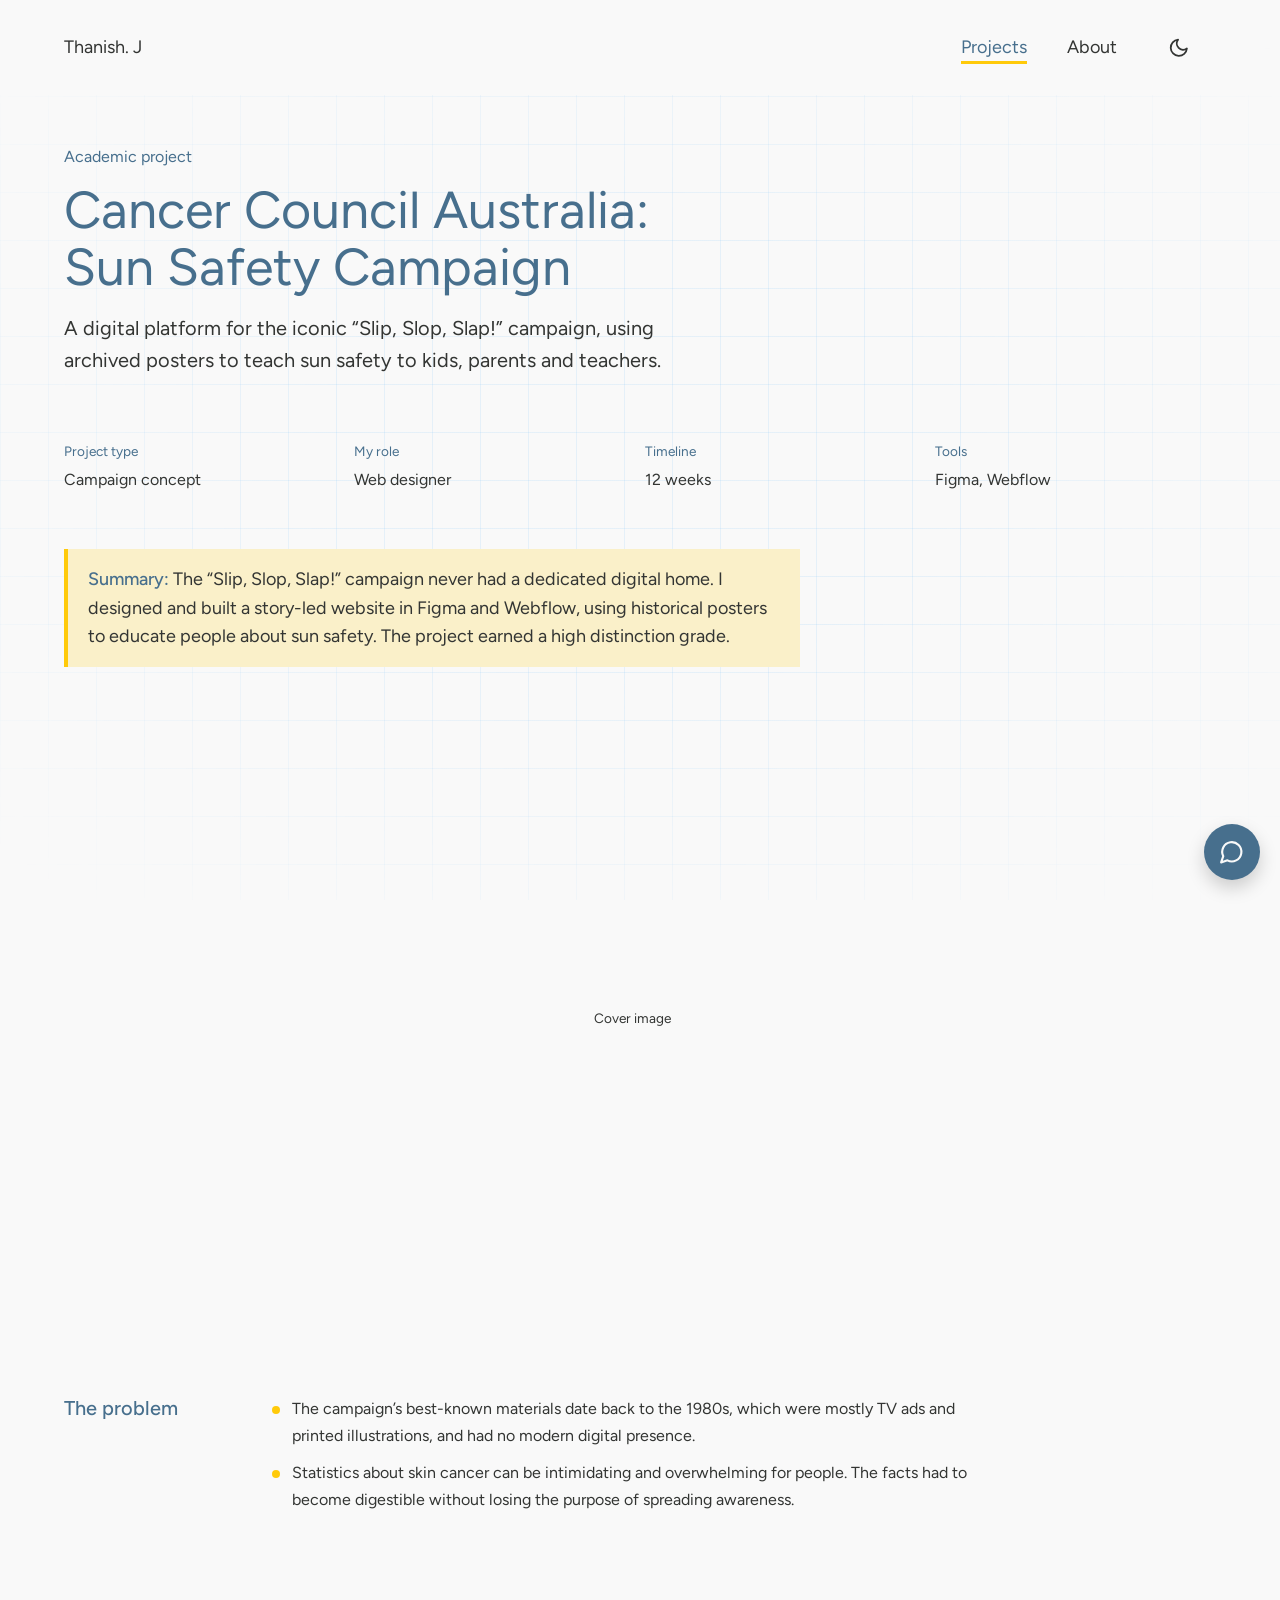
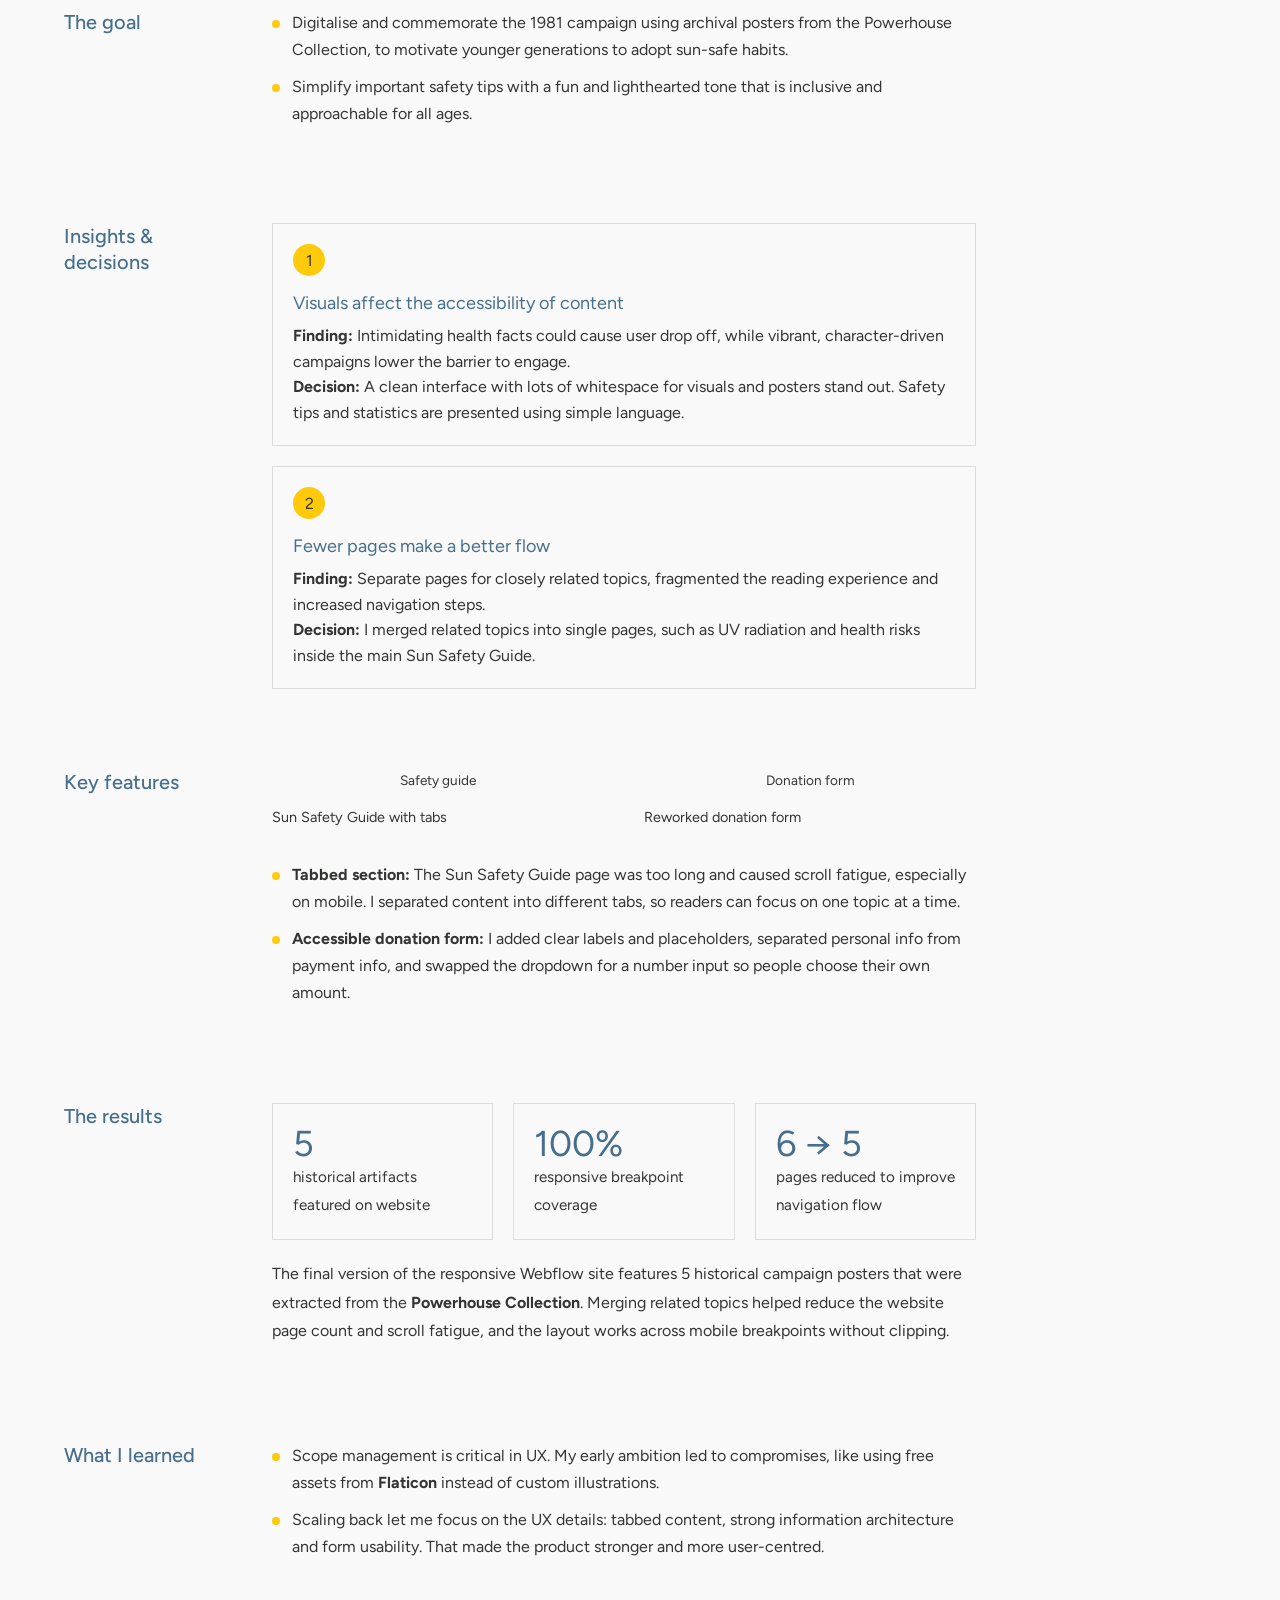
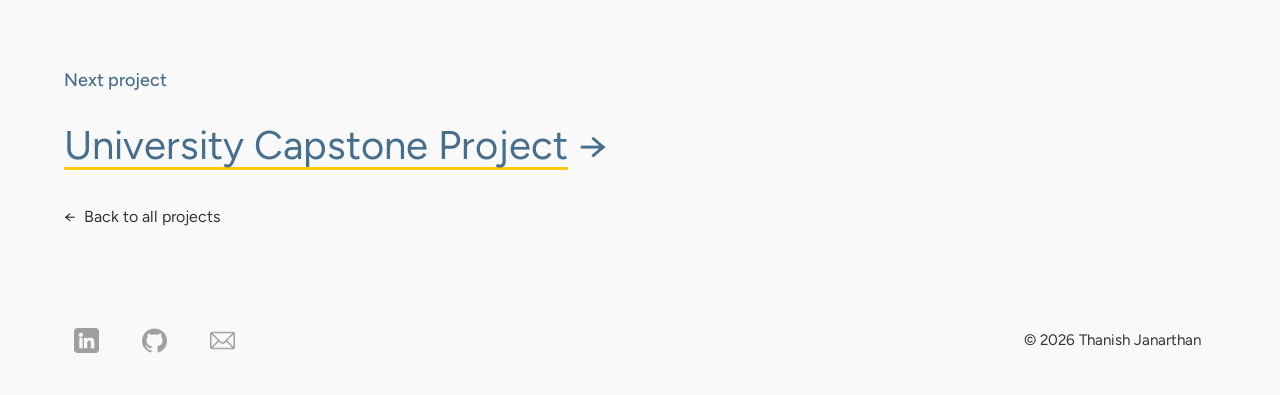
<file: web-files/project-3.html>
<!DOCTYPE html>
<html lang="en">
<head>
  <meta charset="UTF-8">
  <meta name="viewport" content="width=device-width, initial-scale=1">
  <title>Sun Safety Campaign</title>
  <meta name="description" content="A story-led website concept that gives the 1981 Slip, Slop, Slap! campaign a modern digital home. Designed in Figma and built in Webflow.">
  <link rel="preconnect" href="https://fonts.googleapis.com">
  <link rel="preconnect" href="https://fonts.gstatic.com" crossorigin>
  <link href="https://fonts.googleapis.com/css2?family=Figtree:ital,wght@0,300..900;1,300..900&family=Google+Sans:ital,opsz,wght@0,17..18,400..700;1,17..18,400..700&display=swap" rel="stylesheet">
  <link rel="stylesheet" href="style.css">
  <script>
    document.documentElement.classList.add('js');
    // Apply the saved theme (or the system preference) before the page paints
    try {
      var t = localStorage.getItem('theme');
      if (!t && window.matchMedia('(prefers-color-scheme: dark)').matches) t = 'dark';
      if (t) document.documentElement.setAttribute('data-theme', t);
    } catch (e) {}
  </script>
</head>
<body>

  <header class="top">
    <a class="name" href="index.html">Thanish. J</a>
    <button type="button" class="nav-toggle" aria-expanded="false" aria-controls="site-nav" aria-label="Menu"><span class="bars" aria-hidden="true"></span></button>
    <nav id="site-nav" aria-label="Main">
      <a href="index.html#work" aria-current="page">Projects</a>
      <a href="about.html">About</a>
    </nav>
    <button type="button" class="theme-toggle" aria-label="Switch to dark mode">
      <svg class="icon-moon" viewBox="0 0 24 24" fill="none" stroke="currentColor" stroke-width="2" stroke-linecap="round" stroke-linejoin="round" aria-hidden="true" focusable="false"><path d="M21 12.8A9 9 0 1 1 11.2 3a7 7 0 0 0 9.8 9.8z"/></svg>
      <svg class="icon-sun" viewBox="0 0 24 24" fill="none" stroke="currentColor" stroke-width="2" stroke-linecap="round" stroke-linejoin="round" aria-hidden="true" focusable="false"><circle cx="12" cy="12" r="4"/><path d="M12 2v2M12 20v2M4.9 4.9l1.4 1.4M17.7 17.7l1.4 1.4M2 12h2M20 12h2M4.9 19.1l1.4-1.4M17.7 6.3l1.4-1.4"/></svg>
    </button>
  </header>

  <main>

    <section class="cs-hero">
      <p class="eyebrow">Academic project</p>
      <h1>Cancer Council Australia: Sun Safety Campaign</h1>
      <p class="cs-sub">A digital platform for the iconic &ldquo;Slip, Slop, Slap!&rdquo; campaign, using archived posters to teach sun safety to kids, parents and teachers.</p>

      <dl class="facts">
        <div><dt>Project type</dt><dd>Campaign concept</dd></div>
        <div><dt>My role</dt><dd>Web designer</dd></div>
        <div><dt>Timeline</dt><dd>12 weeks</dd></div>
        <div><dt>Tools</dt><dd>Figma, Webflow</dd></div>
      </dl>

      <p class="tldr"><strong>Summary:</strong> The &ldquo;Slip, Slop, Slap!&rdquo; campaign never had a dedicated digital home. I designed and built a story-led website in Figma and Webflow, using historical posters to educate people about sun safety. The project earned a high distinction grade.</p>
    </section>

    <figure class="cs-cover">
      <!-- Replace with: <img src="images/skin-cancer-website-cover.png" alt="Skin cancer education website on desktop and mobile"> -->
      <div class="ph" role="img" aria-label="Skin cancer education website cover image">Cover image</div>
    </figure>

    <section class="cs-section">
      <h2>The problem</h2>
      <div class="cs-body">
        <!-- <p>The campaigns best-known materials date back to the 1980s, and sun safety facts are hard to make approachable.</p> -->
        <ul>
          <li>The campaign&rsquo;s best-known materials date back to the 1980s, which were mostly TV ads and printed illustrations, and had no modern digital presence.</li>
          <li>Statistics about skin cancer can be intimidating and overwhelming for people. The facts had to become digestible without losing the purpose of spreading awareness.</li>
        </ul>
      </div>
    </section>

    <section class="cs-section">
      <h2>The goal</h2>
      <div class="cs-body">
        <ul>
          <li>Digitalise and commemorate the 1981 campaign using archival posters from the Powerhouse Collection, to motivate younger generations to adopt sun-safe habits.</li>
          <!-- <li>Use posters as a tool for educating parents and children about sun safety, by telling the story behind them.</li> -->
          <li>Simplify important safety tips with a fun and lighthearted tone that is inclusive and approachable for all ages.</li>
        </ul>
      </div>
    </section>

    <section class="cs-section">
      <h2>Insights & decisions</h2>
      <div class="cs-body">
        <div class="steps stack">
          <div class="step">
            <h3>Visuals affect the accessibility of content</h3>
            <p><strong>Finding:</strong> Intimidating health facts could cause user drop off, while vibrant, character-driven campaigns lower the barrier to engage.<br>
            <strong>Decision:</strong> A clean interface with lots of whitespace for visuals and posters stand out. Safety tips and statistics are presented using simple language.</p>
          </div>
          <div class="step">
            <h3>Fewer pages make a better flow</h3>
            <p><strong>Finding:</strong> Separate pages for closely related topics, fragmented the reading experience and increased navigation steps.<br>
            <strong>Decision:</strong> I merged related topics into single pages, such as UV radiation and health risks inside the main Sun Safety Guide.</p>
          </div>
        </div>
      </div>
    </section>

    <section class="cs-section">
      <h2>Key features</h2>
      <div class="cs-body">
        <div class="shots">
          <figure class="shot"><div class="ph" role="img" aria-label="Sun Safety Guide with tabs">Safety guide</div><figcaption>Sun Safety Guide with tabs</figcaption></figure>
          <figure class="shot"><div class="ph" role="img" aria-label="Donation form screen">Donation form</div><figcaption>Reworked donation form</figcaption></figure>
        </div>
        <ul>
          <li><strong>Tabbed section:</strong> The Sun Safety Guide page was too long and caused scroll fatigue, especially on mobile. I separated content into different tabs, so readers can focus on one topic at a time.</li>
          <li><strong>Accessible donation form:</strong> I added clear labels and placeholders, separated personal info from payment info, and swapped the dropdown for a number input so people choose their own amount.</li>
        </ul>
      </div>
    </section>

    <section class="cs-section">
      <h2>The results</h2>
      <div class="cs-body">
        <div class="stats">
          <div class="stat"><strong>5</strong><span>historical artifacts featured on website</span></div>
          <div class="stat"><strong>100%</strong><span>responsive breakpoint coverage</span></div>
          <div class="stat"><strong>6 &rarr; 5</strong><span>pages reduced to improve navigation flow</span></div>
        </div>
        <p>The final version of the responsive Webflow site features 5 historical campaign posters that were extracted from the <strong>Powerhouse Collection</strong>. Merging related topics helped reduce the website page count and scroll fatigue, and the layout works across mobile breakpoints without clipping.</p>
      </div>
    </section>

    <section class="cs-section">
      <h2>What I learned</h2>
      <div class="cs-body">
        <ul>
          <li>Scope management is critical in UX. My early ambition led to compromises, like using free assets from <strong>Flaticon</strong> instead of custom illustrations.</li>
          <li>Scaling back let me focus on the UX details: tabbed content, strong information architecture and form usability. That made the product stronger and more user-centred.</li>
          </li>
        </ul>
      </div>
    </section>

    <section class="cs-next">
      <h2 class="label">Next project</h2>
      <a class="big" href="project-4.html">University Capstone Project</a>
      <a class="back" href="index.html#work">Back to all projects</a>
    </section>

  </main>

  <footer class="foot">
    <ul class="social">
      <li><a href="#" aria-label="LinkedIn"><img src="images/logos/linkedin.png" alt="a greyscale linkedin icon" ></a></li>
      <li><a href="#" aria-label="GitHub"><img src="images/logos/github.png" alt="a greyscale github icon" ></a></li>
      <li><a href="mailto:thanishwarj@gmail.com" aria-label="Email"><img src="images/logos/mail.png" alt="a greyscale email icon" ></a></li>
    </ul>
    <p>© 2026 Thanish Janarthan</p>
  </footer>

  <!-- Floating "connect" button -->
  <a class="connect-fab" href="about.html#contact" aria-label="Want to connect? Go to the contact section on the About page">
    <span class="connect-bubble" aria-hidden="true">Want to connect?</span>
    <span class="connect-icon" aria-hidden="true">
      <svg viewBox="0 0 24 24" fill="none" stroke="currentColor" stroke-width="2" stroke-linecap="round" stroke-linejoin="round" focusable="false"><path d="M7.9 20A9 9 0 1 0 4 16.1L2 22Z"/></svg>
    </span>
  </a>

  <script src="connect.js" defer></script>
  <script src="theme.js" defer></script>
  <script src="nav.js" defer></script>
</body>
</html>
</file>
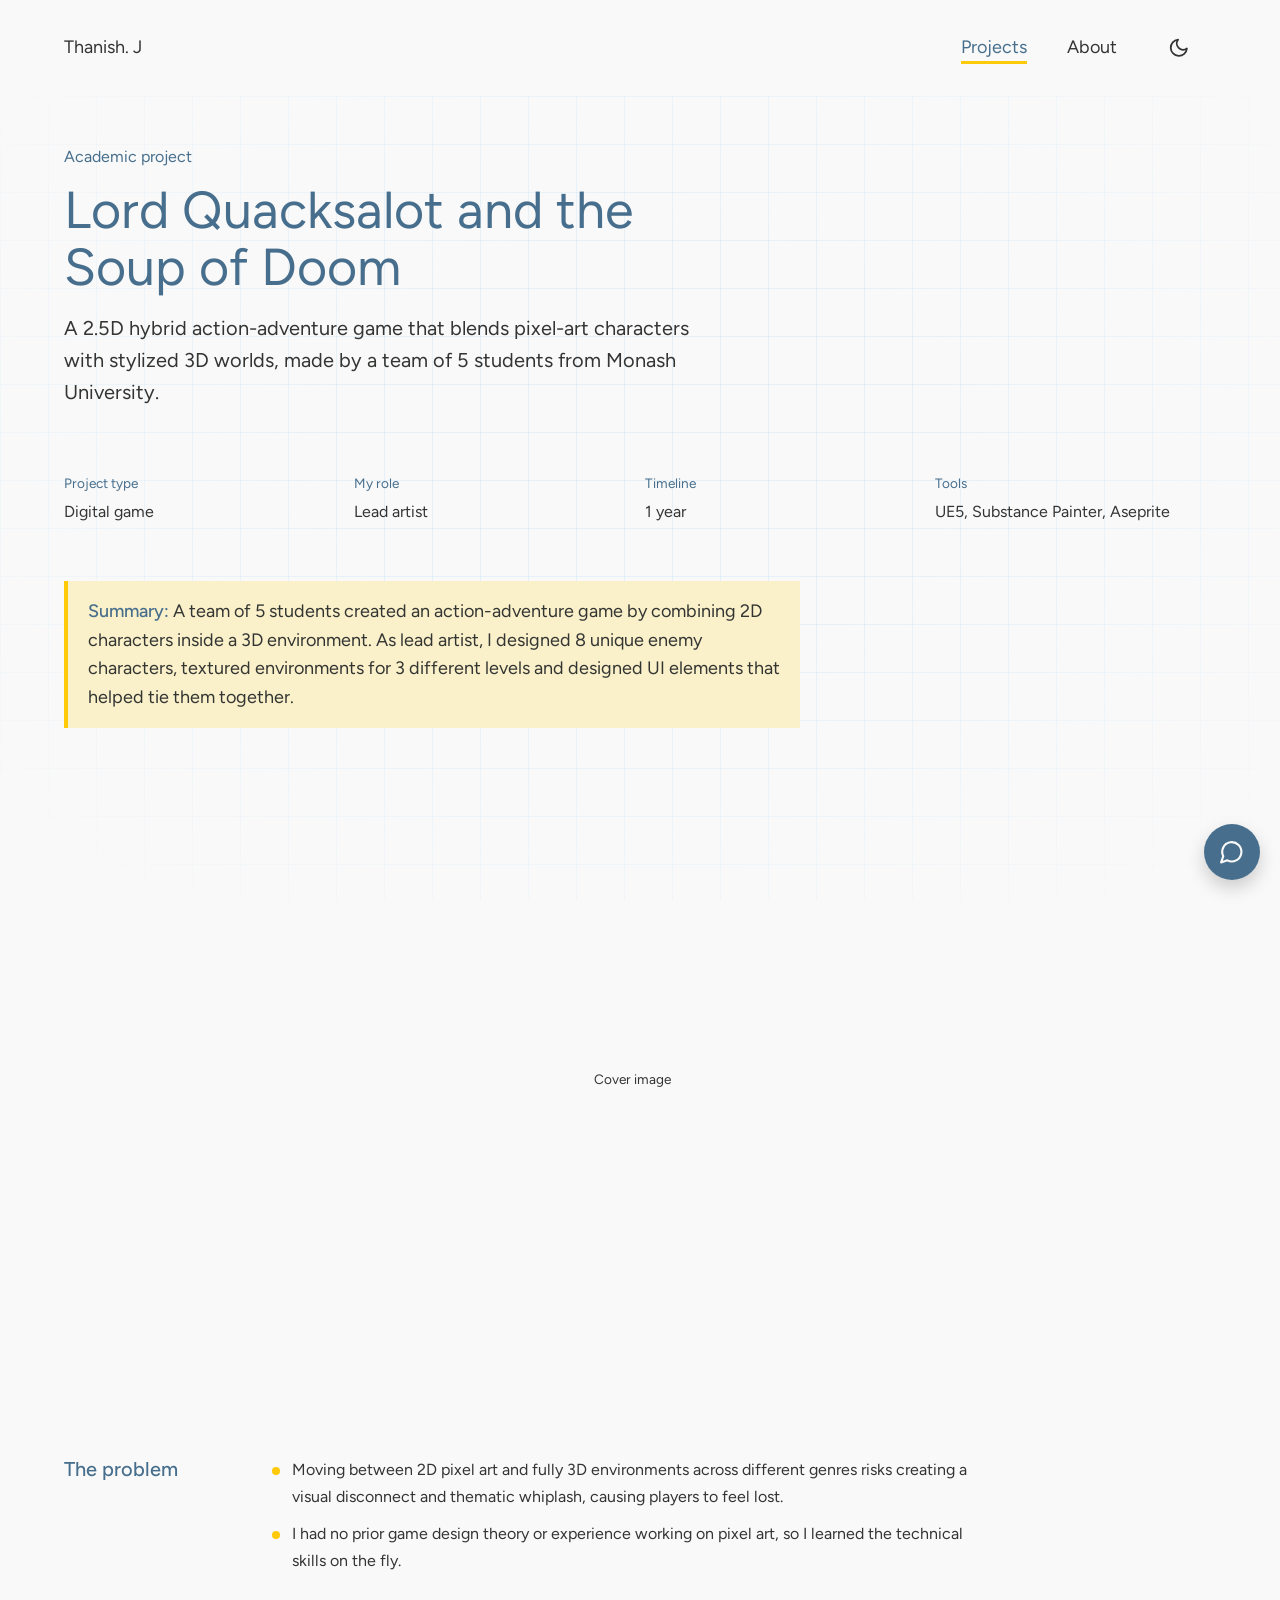
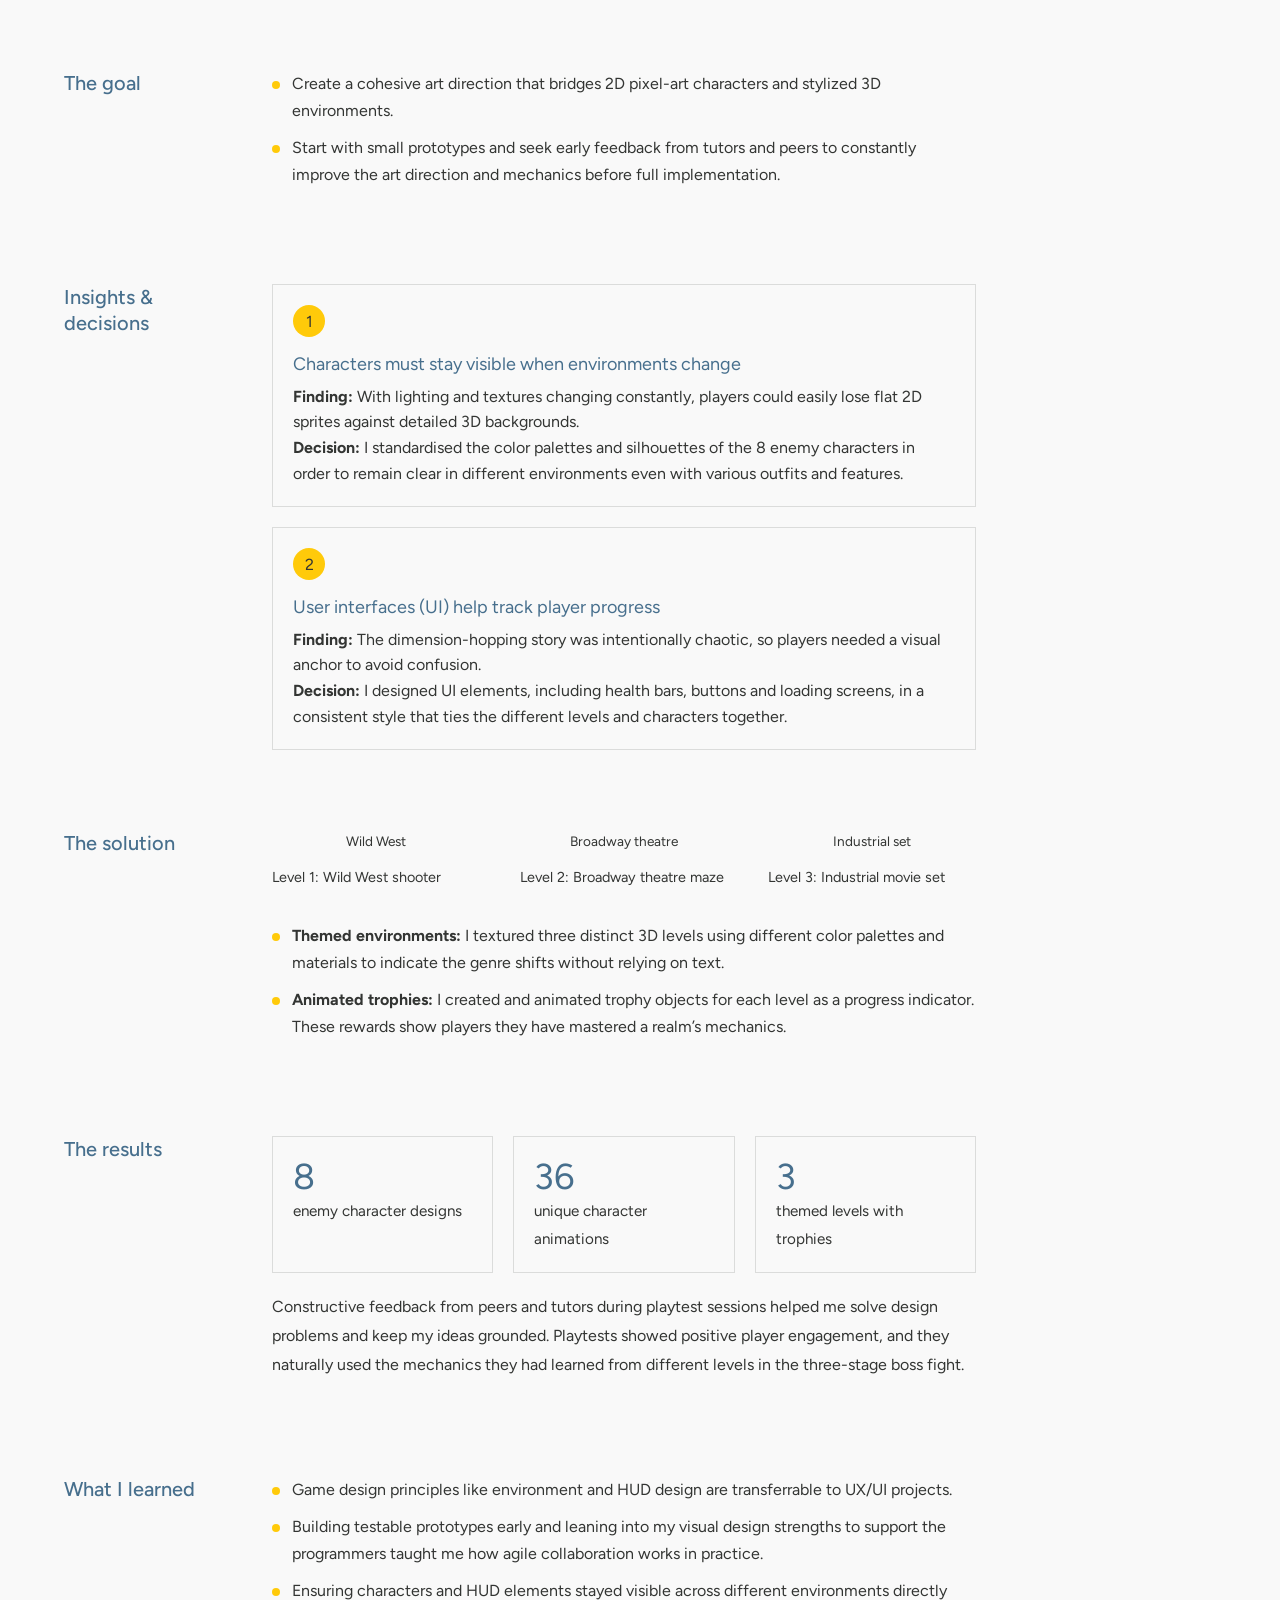
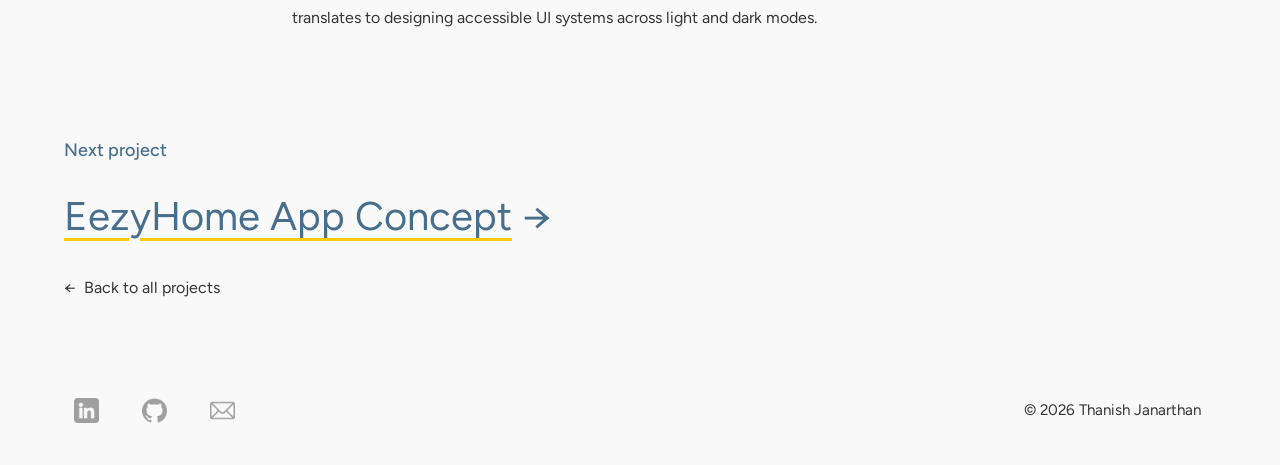
<file: web-files/project-4.html>
<!DOCTYPE html>
<html lang="en">
<head>
  <meta charset="UTF-8">
  <meta name="viewport" content="width=device-width, initial-scale=1">
  <title>Lord Quacksalot and the Soup of Doom</title>
  <meta name="description" content="A 2.5D hybrid action-adventure game that blends pixel-art characters with stylized 3D worlds. Lead character and environmental artist and UI designer.">
  <link rel="preconnect" href="https://fonts.googleapis.com">
  <link rel="preconnect" href="https://fonts.gstatic.com" crossorigin>
  <link href="https://fonts.googleapis.com/css2?family=Figtree:ital,wght@0,300..900;1,300..900&family=Google+Sans:ital,opsz,wght@0,17..18,400..700;1,17..18,400..700&display=swap" rel="stylesheet">
  <link rel="stylesheet" href="style.css">
  <script>
    document.documentElement.classList.add('js');
    // Apply the saved theme (or the system preference) before the page paints
    try {
      var t = localStorage.getItem('theme');
      if (!t && window.matchMedia('(prefers-color-scheme: dark)').matches) t = 'dark';
      if (t) document.documentElement.setAttribute('data-theme', t);
    } catch (e) {}
  </script>
</head>
<body>

  <header class="top">
    <a class="name" href="index.html">Thanish. J</a>
    <button type="button" class="nav-toggle" aria-expanded="false" aria-controls="site-nav" aria-label="Menu"><span class="bars" aria-hidden="true"></span></button>
    <nav id="site-nav" aria-label="Main">
      <a href="index.html#work" aria-current="page">Projects</a>
      <a href="about.html">About</a>
    </nav>
    <button type="button" class="theme-toggle" aria-label="Switch to dark mode">
      <svg class="icon-moon" viewBox="0 0 24 24" fill="none" stroke="currentColor" stroke-width="2" stroke-linecap="round" stroke-linejoin="round" aria-hidden="true" focusable="false"><path d="M21 12.8A9 9 0 1 1 11.2 3a7 7 0 0 0 9.8 9.8z"/></svg>
      <svg class="icon-sun" viewBox="0 0 24 24" fill="none" stroke="currentColor" stroke-width="2" stroke-linecap="round" stroke-linejoin="round" aria-hidden="true" focusable="false"><circle cx="12" cy="12" r="4"/><path d="M12 2v2M12 20v2M4.9 4.9l1.4 1.4M17.7 17.7l1.4 1.4M2 12h2M20 12h2M4.9 19.1l1.4-1.4M17.7 6.3l1.4-1.4"/></svg>
    </button>
  </header>

  <main>

    <section class="cs-hero">
      <p class="eyebrow">Academic project</p>
      <h1>Lord Quacksalot and the Soup of Doom</h1>
      <p class="cs-sub">A 2.5D hybrid action-adventure game that blends pixel-art characters with stylized 3D worlds, made by a team of 5 students from Monash University.</p>

      <dl class="facts">
        <div><dt>Project type</dt><dd>Digital game</dd></div>
        <div><dt>My role</dt><dd>Lead artist</dd></div>
        <div><dt>Timeline</dt><dd>1 year</dd></div>
        <div><dt>Tools</dt><dd>UE5, Substance Painter, Aseprite</dd></div>
      </dl>

      <p class="tldr"><strong>Summary:</strong> A team of 5 students created an action-adventure game by combining 2D characters inside a 3D environment. As lead artist, I designed 8 unique enemy characters, textured environments for 3 different levels and designed UI elements that helped tie them together.</p>
    </section>

    <figure class="cs-cover">
      <!-- Replace with: <img src="images/lord-quacksalot-cover.png" alt="Lord Quacksalot and the Soup of Doom gameplay"> -->
      <div class="ph" role="img" aria-label="Lord Quacksalot cover image">Cover image</div>
    </figure>

    <section class="cs-section">
      <h2>The problem</h2>
      <div class="cs-body">
        <!-- <p>The game implements 2D sprites into a 3D world, with different  themes for each level. It was also my first time working with pixel art and Unreal Engine.</p> -->
        <ul>
          <li>Moving between 2D pixel art and fully 3D environments across different genres risks creating a visual disconnect and thematic whiplash, causing players to feel lost.</li>
          <li>I had no prior game design theory or experience working on pixel art, so I learned the technical skills on the fly.</li>
        </ul>
      </div>
    </section>

    <section class="cs-section">
      <h2>The goal</h2>
      <div class="cs-body">
        <ul>
          <li>Create a cohesive art direction that bridges 2D pixel-art characters and stylized 3D environments.</li>
          <li>Start with small prototypes and seek early feedback from tutors and peers to constantly improve the art direction and mechanics before full implementation.</li>
          <!-- <li>Create a cross functional team by leaning into my strengths as a designer to create an efficient workflow with the developers.</li> -->
        </ul>
      </div>
    </section>

    <section class="cs-section">
      <h2>Insights & decisions</h2>
      <div class="cs-body">
        <div class="steps stack">
          <div class="step">
            <h3>Characters must stay visible when environments change</h3>
            <p><strong>Finding:</strong> With lighting and textures changing constantly, players could easily lose flat 2D sprites against detailed 3D backgrounds.<br>
            <strong>Decision:</strong> I standardised the color palettes and silhouettes of the 8 enemy characters in order to remain clear in different environments even with various outfits and features.</p>
          </div>
          <div class="step">
            <h3>User interfaces (UI) help track player progress</h3>
            <p><strong>Finding:</strong> The dimension-hopping story was intentionally chaotic, so players needed a visual anchor to avoid confusion.<br>
            <strong>Decision:</strong> I designed UI elements, including health bars, buttons and loading screens, in a consistent style that ties the different levels and characters together.</p>
          </div>
        </div>
      </div>
    </section>

    <section class="cs-section">
      <h2>The solution</h2>
      <div class="cs-body">
        <div class="shots three">
          <figure class="shot"><div class="ph" role="img" aria-label="Wild West realm">Wild West</div><figcaption>Level 1: Wild West shooter</figcaption></figure>
          <figure class="shot"><div class="ph" role="img" aria-label="Broadway theatre realm">Broadway theatre</div><figcaption>Level 2: Broadway theatre maze</figcaption></figure>
          <figure class="shot"><div class="ph" role="img" aria-label="Industrial production set realm">Industrial set</div><figcaption>Level 3: Industrial movie set</figcaption></figure>
        </div>
        <ul>
          <li><strong>Themed environments:</strong> I textured three distinct 3D levels using different color palettes and materials to indicate the genre shifts without relying on text.</li>
          <li><strong>Animated trophies:</strong> I created and animated trophy objects for each level as a progress indicator. These rewards show players they have mastered a realm&rsquo;s mechanics.</li>
        </ul>
      </div>
    </section>

    <section class="cs-section">
      <h2>The results</h2>
      <div class="cs-body">
        <div class="stats">
          <div class="stat"><strong>8</strong><span>enemy character designs</span></div>
          <div class="stat"><strong>36</strong><span>unique character animations</span></div>
          <div class="stat"><strong>3</strong><span>themed levels with trophies</span></div>
        </div>
        <p>Constructive feedback from peers and tutors during playtest sessions helped me solve design problems and keep my ideas grounded. Playtests showed positive player engagement, and they naturally used the mechanics they had learned from different levels in the three-stage boss fight.</p>
      </div>
    </section>

    <section class="cs-section">
      <h2>What I learned</h2>
      <div class="cs-body">
        <ul>
          <li>Game design principles like environment and HUD design are transferrable to UX/UI projects.</li>
          <li>Building testable prototypes early and leaning into my visual design strengths to support the programmers taught me how agile collaboration works in practice.</li>
          <li>Ensuring characters and HUD elements stayed visible across different environments directly translates to designing accessible UI systems across light and dark modes.</li>
        </ul>
      </div>
    </section>

    <section class="cs-next">
      <h2 class="label">Next project</h2>
      <a class="big" href="project-1.html">EezyHome App Concept</a>
      <a class="back" href="index.html#work">Back to all projects</a>
    </section>

  </main>

  <footer class="foot">
    <ul class="social">
      <li><a href="#" aria-label="LinkedIn"><img src="images/logos/linkedin.png" alt="a greyscale linkedin icon" ></a></li>
      <li><a href="#" aria-label="GitHub"><img src="images/logos/github.png" alt="a greyscale github icon" ></a></li>
      <li><a href="mailto:thanishwarj@gmail.com" aria-label="Email"><img src="images/logos/mail.png" alt="a greyscale email icon" ></a></li>
    </ul>
    <p>© 2026 Thanish Janarthan</p>
  </footer>

  <!-- Floating "connect" button -->
  <a class="connect-fab" href="about.html#contact" aria-label="Want to connect? Go to the contact section on the About page">
    <span class="connect-bubble" aria-hidden="true">Want to connect?</span>
    <span class="connect-icon" aria-hidden="true">
      <svg viewBox="0 0 24 24" fill="none" stroke="currentColor" stroke-width="2" stroke-linecap="round" stroke-linejoin="round" focusable="false"><path d="M7.9 20A9 9 0 1 0 4 16.1L2 22Z"/></svg>
    </span>
  </a>

  <script src="connect.js" defer></script>
  <script src="theme.js" defer></script>
  <script src="nav.js" defer></script>
</body>
</html>
</file>
<file: web-files/style.css>
:root {
  /* Palette: #5aa9e6  #7fc8f8  #f9f9f9  #ffca0a  #333533 */
  --bg: #f9f9f9;
  --ink: #333533;
  --accent: #476f8d;                /* headings, active links: a darker #5aa9e6 so text stays readable */
  --accent-text: #476f8d;
  --blue: #3facff;
  --gold: #ffca0a;
  --grey: #333533;
  --tint: color-mix(in srgb, #7fc8f8 40%, #f9f9f9);
  --on-accent: #f9f9f9;           /* text on accent-coloured buttons */
  --max: 72rem; /* content width */
  --pad: max(clamp(1.25rem, 4vw, 2.75rem), calc((100vw - var(--max)) / 2));
  --display: "Figtree", system-ui, -apple-system, "Segoe UI", sans-serif;   /* h1, h2, big numbers */
  --alt: "Figtree", system-ui, sans-serif;                      /* h3, h4 */
  --body: "Figtree", system-ui, -apple-system, "Segoe UI", sans-serif;
}

*, *::before, *::after { box-sizing: border-box; }
html { scroll-behavior: smooth; scrollbar-gutter: stable; -webkit-text-size-adjust: 100%; }

body {
  min-height: 100vh;
  min-height: 100dvh;
  display: flex;
  flex-direction: column;
  margin: 0;
  background: var(--bg);
  color: var(--ink);
  font-family: var(--body);
  font-size: 1rem;
  line-height: 1.7;
}


/* Animated background: faint grid that slowly drifts.
   Swap to notebook lines by adding class="bg-notebook" to <body>. */
body { position: relative; isolation: isolate; }
body::before {
  content: "";
  position: fixed; inset: 0; z-index: -1;
  pointer-events: none;
  --cell: 48px;
  background-image:
    linear-gradient(to right, color-mix(in srgb, var(--blue) 10%, transparent) 1px, transparent 1px),
    linear-gradient(to bottom, color-mix(in srgb, var(--blue) 10%, transparent) 1px, transparent 1px);
  background-size: var(--cell) var(--cell);
  animation: drift 40s linear infinite;
  /* fade toward the edges so text stays easy to read */
  -webkit-mask-image: radial-gradient(ellipse at center, #000 35%, transparent 95%);
          mask-image: radial-gradient(ellipse at center, #000 35%, transparent 95%);
}
@keyframes drift {
  from { background-position: 0 0, 0 0; }
  to   { background-position: var(--cell) var(--cell), var(--cell) var(--cell); }
}

/* Notebook variant: ruled lines with a margin line */
body.bg-notebook::before {
  --cell: 36px;
  background-image:
    linear-gradient(to right, transparent calc(var(--pad) - 14px), color-mix(in srgb, #e5484d 35%, transparent) calc(var(--pad) - 14px), color-mix(in srgb, #e5484d 35%, transparent) calc(var(--pad) - 13px), transparent calc(var(--pad) - 13px)),
    linear-gradient(to bottom, transparent calc(var(--cell) - 1px), color-mix(in srgb, var(--blue) 14%, transparent) calc(var(--cell) - 1px));
  background-size: 100% 100%, 100% var(--cell);
  animation: rule-drift 30s linear infinite;
  -webkit-mask-image: none;
          mask-image: none;
}
@keyframes rule-drift {
  from { background-position: 0 0, 0 0; }
  to   { background-position: 0 0, 0 var(--cell); }
}

main { flex: 1; }
.foot { margin-top: auto; }
a { color: inherit; text-decoration: none; }
a:focus-visible { outline: 2px solid var(--accent); outline-offset: 4px; }
p { margin: 0 0 1rem; }
h3, h4 { font-family: var(--alt); }
ul { list-style: none; margin: 0; padding: 0; }

/* Header */
.top {
  display: flex; justify-content: space-between; align-items: center;
  padding: 1.5rem var(--pad);
}
.top nav { display: flex; gap: clamp(1.25rem, 5vw, 2.5rem); }
.top a { padding: .5rem 0; font-weight: 400; font-size: 1.125rem; }
.top a {
  text-decoration: underline 3px transparent; text-underline-offset: 8px;
  transition: color .2s, text-decoration-color .2s;
}
.top a:hover, .top a:focus-visible { color: var(--accent); text-decoration-color: var(--gold); }
.top nav a[aria-current="page"] {
  color: var(--accent-text);
  text-decoration: underline 3px var(--gold);
  text-underline-offset: 8px;
}

/* Section label: "+ SELECTED WORK" with corner arrow */
.label {
  display: flex; align-items: center; gap: .5rem;
  margin: 0 0 2.5rem;
  font-family: var(--body); font-weight: 500; font-size: 1.125rem;
  text-transform: none; color: var(--accent-text);
}

/* Hero */
.hero {
  display: flex; align-items: center; justify-content: space-between;
  gap: 2rem;
  padding: clamp(1.5rem, 5vw, 3.5rem) var(--pad) clamp(3rem, 8vw, 6rem);
}
.hero-text { flex: 1 1 32rem; max-width: 24rem; margin: 0 auto; text-align: center; }
.hero h1 {
  margin: 0 0 1rem;
  font-family: var(--display); font-weight: 500;
  font-size: clamp(1.5rem, 3vw, 2.125rem); line-height: 1.25;
  color: var(--accent);
}
.hero p { font-size: .95rem; line-height: 1.9; color: var(--grey); }

.art {
  flex: 0 0 clamp(8rem, 18vw, 14rem);
  aspect-ratio: 1;
  display: grid; place-items: center; text-align: center;
}
.art img { width: 100%; display: block; }

/* Projects */
.work { padding: 0 var(--pad) clamp(4rem, 9vw, 7rem); }
.projects { display: grid; grid-template-columns: 1fr 1fr; gap: 3rem clamp(2rem, 8vw, 7rem); align-items: start; }
.thumb { width: 100%; background: var(--tint); transition: opacity .2s; }
.thumb.wide { aspect-ratio: 1/1; }
.thumb.tall { aspect-ratio: 3 / 4; width: 100%; }
/* .thumb.teal { background: color-mix(in srgb, var(--accent) 30%, var(--bg)); } */
.thumb img { width: 100%; height: 100%; object-fit: cover; display: block; }
.project:hover .caption { text-decoration: underline 3px var(--gold); text-underline-offset: 6px; }
.caption { margin: 1.25rem 0 0; font-size: 1.125rem; text-transform: none; }

/* Footer */
.foot {
  display: flex; flex-wrap: wrap; justify-content: space-between; gap: 1rem;
  padding: 1.5rem var(--pad) 2rem;
  font-size: .85rem;
  background-color: var(--bg);
}
.foot ul { display: flex; gap: 1.5rem; }
.foot { align-items: center; }
.foot .social { align-items: center; }
.foot .social a { display: inline-flex; padding: .6rem; }
.foot .social img { width: 25px; height: 25px; display: block; opacity: .85; transition: transform .2s, opacity .2s; }
.foot .social a:hover img, .foot .social a:focus-visible img { transform: translateY(-2px); opacity: 1; }
.foot p { margin: 0; font-size: 0.95rem;}
.foot a:hover { color: var(--accent-text); }

/* About page */
.about {
  align-content: start;
  display: grid; grid-template-columns: minmax(0, 40rem) 1fr; gap: 3rem;
  padding: clamp(1.5rem, 4vw, 3rem) var(--pad) 5rem;
}
.about h1 {
  margin: 0 0 1.5rem;
  font-family: var(--display); font-weight: 400;
  font-size: clamp(1.75rem, 4vw, 2.25rem); line-height: 1.2;
  color: var(--accent);
}

.about-text { display: flex; flex-direction: column; justify-content: center; }

.about-text p { line-height: 1.8; }
.touch { margin-top: 3.5rem; margin-bottom: 1rem; }
.links { display: flex; flex-wrap: wrap; gap: 1.25rem; }
.links a { color: var(--accent-text); }
.links a:hover { text-decoration: underline 3px var(--gold); text-underline-offset: 5px; }
.links .resume { font-weight: 700;}

/* Photo placeholder */
.portrait { justify-self: center;}
.portrait-ph, .portrait img {
  width: 100%; aspect-ratio: 7 / 8;
  display: grid; place-items: center;
  object-fit: cover;
}



/* ===== Case study pages ===== */
.cs-hero { padding: clamp(1.5rem, 4vw, 3rem) var(--pad) 2rem; }
.cs-hero .eyebrow { margin: 0 0 .75rem; color: var(--accent-text); }
.cs-hero h1 {
  margin: 0 0 1rem; max-width: 20ch;
  font-family: var(--display); font-weight: 400;
  font-size: clamp(2rem, 5vw, 3.25rem); line-height: 1.1;
  color: var(--accent);
}
.cs-sub { max-width: 40rem; margin: 0; font-size: 1.25rem; line-height: 1.6; }

.facts {
  display: grid; grid-template-columns: repeat(4, 1fr); gap: 1.5rem;
  margin: 2.5rem 0 0; padding: 1.5rem 0;
}
.facts dt { margin: 0 0 .15rem; font-size: .85rem; color: var(--accent-text); }
.facts dd { margin: 0; }

.tldr {
  margin: 2rem 0 0; max-width: 46rem;
  padding: 1rem 1.25rem;
  background: color-mix(in srgb, var(--gold) 20%, var(--bg));
  border-left: 4px solid var(--gold);
  font-size: 1.125rem; line-height: 1.6;
}
.tldr strong { font-family: var(--display); font-weight: 500; color: var(--accent); }

/* Image placeholders (swap for <img>) */
.ph, .shot img, .cs-cover img {
  display: grid; place-items: center; width: 100%;
  /* background: var(--tint); color: var(--accent-text);  */
  font-size: .85rem;
  object-fit: cover;
}
.cs-cover { margin: 0; padding: 0 var(--pad) 1rem; }
.cs-cover .ph, .cs-cover img { aspect-ratio: 16 / 9; }
.shot { margin: 0; }
/* .shot .ph, .shot img { aspect-ratio: 4 / 3; } */
.shot figcaption { margin-top: .75rem; font-size: .9rem; color: var(--grey); }

/* Sections: heading on the left, content on the right (easy to scan) */
.cs-section {
  display: grid; grid-template-columns: 11rem minmax(0, 1fr); gap: 2rem;
  padding: 2.5rem var(--pad);
}
.cs-section > h2 {
  margin: 0; font-family: var(--display); font-weight: 500;
  font-size: 1.25rem; line-height: 1.3; color: var(--accent);
}
.cs-body { max-width: 44rem; }
.cs-body > p { line-height: 1.8; }
.cs-body ul { margin: 0 0 1rem; }
.cs-body li { position: relative; padding-left: 1.25rem; margin-bottom: .6rem; line-height: 1.7; }
.cs-body li::before { content: ""; position: absolute; left: 0; top: .7em; width: .5rem; height: .5rem; border-radius: 50%; background: var(--gold); }
.quote { margin: 1.25rem 0 0; padding-left: 1.25rem; border-left: 4px solid var(--blue); font-size: 1.125rem; }

/* Process steps */
.steps { display: grid; grid-template-columns: repeat(2, 1fr); gap: 1.25rem; counter-reset: step; }
.step { counter-increment: step; padding: 1.25rem; background: var(--bg); border: 1px solid color-mix(in srgb, var(--ink) 15%, transparent); }
.step::before {
  content: counter(step);
  display: grid; place-items: center; width: 2rem; height: 2rem; margin-bottom: .75rem;
  border-radius: 50%; background: var(--gold); color: #333533; font-family: var(--display);
}
.step h3 { margin: 0 0 .25rem; font-family: var(--alt); font-weight: 400; font-size: 1.125rem; color: var(--accent); }
.step p { margin: 0; line-height: 1.6; }

.shots { display: grid; grid-template-columns: repeat(2, 1fr); gap: 2.5rem; margin-bottom: 2rem; }

/* Results */
.stats { display: grid; grid-template-columns: repeat(3, 1fr); gap: 1.25rem; margin-bottom: 1.25rem; }
.stat { padding: 1.25rem; background: var(--bg); border: 1px solid color-mix(in srgb, var(--ink) 15%, transparent); }
.stat strong { display: block; font-family: var(--display); font-weight: 400; font-size: 2.25rem; line-height: 1.1; color: var(--accent); }
.stat span { font-size: .95rem; }

/* Next project */
.cs-next { padding: 3rem var(--pad) 4rem; }
.cs-next .label { margin-bottom: 1rem; }
.cs-next a.big {
  font-family: var(--display); font-size: clamp(1.5rem, 4vw, 2.5rem); color: var(--accent);
  text-decoration: underline 3px var(--gold); text-underline-offset: 8px;
}
.cs-next .back { display: block; margin-top: 1.5rem; }

@media (max-width: 800px) {
  .facts { grid-template-columns: repeat(2, 1fr); }
  .cs-section { grid-template-columns: 1fr; gap: 1rem; }
  .steps, .shots, .stats { grid-template-columns: 1fr; }
}

@media (prefers-reduced-motion: reduce) {
  html { scroll-behavior: auto; }
  body::before { animation: none; }
  .thumb { transition: none; }
}
/* Case study modifiers */
.shots.three { grid-template-columns: repeat(3, 1fr); }
.steps.stack { grid-template-columns: 1fr; }
@media (max-width: 800px) { .shots.three { grid-template-columns: 1fr; } }

/* Arrows on the Next project section */
.cs-next a.big::after {
  content: "\2192"; display: inline-block; margin-left: .6rem;
  text-decoration: none; transition: transform .2s;
}
.cs-next a.big:hover::after, .cs-next a.big:focus-visible::after { transform: translateX(6px); }
.cs-next .back::before {
  content: "\2190"; display: inline-block; margin-right: .5rem; transition: transform .2s;
}
.cs-next .back:hover::before, .cs-next .back:focus-visible::before { transform: translateX(-6px); }
.cs-next .back:hover { color: var(--accent-text); }
@media (prefers-reduced-motion: reduce) {
  .cs-next a.big::after, .cs-next .back::before, .foot .social img { transition: none; }
}
/* Tools I use: icon buttons with a label that pops up on hover, focus or click */
.tools { display: flex; flex-wrap: wrap; gap: .85rem; margin: 0 0 1rem; }
.tool {
  --r: 0deg;
  position: relative;
  display: grid; place-items: center;
  width: 3.5rem; height: 3.5rem; padding: .55rem;
  background: var(--bg);
  border: 2px solid var(--accent);
  border-radius: 16px;
  box-shadow: 3px 3px 0 var(--accent);
  cursor: pointer;
  transform: rotate(var(--r));
  transition: transform .3s cubic-bezier(.34, 1.56, .64, 1), box-shadow .2s;
}
/* Sticker-style tilt: each tile leans a little differently */
.tools li:nth-child(odd)  .tool { --r: -3deg; }
.tools li:nth-child(even) .tool { --r: 2.5deg; }
.tools li:nth-child(3n)   .tool { --r: -1.5deg; }
.tool:hover, .tool:focus-visible, .tool.open {
  transform: rotate(0deg) translateY(-6px) scale(1.1);
  box-shadow: 5px 6px 0 var(--accent);
  z-index: 2;
}
.tool img { display: block; width: 100%; height: 100%; object-fit: contain; }
.tool .tip {
  position: absolute; left: 50%; bottom: calc(100% + 10px);
  transform: translate(-50%, 4px);
  padding: .25rem .7rem;
  background: var(--accent); color: var(--on-accent);
  border-radius: 8px; font-family: var(--body); font-size: .85rem; line-height: 1.5; white-space: nowrap;
  opacity: 0; pointer-events: none;
  transition: opacity .15s, transform .15s;
}
.tool .tip::after {
  content: ""; position: absolute; top: 100%; left: 50%; transform: translateX(-50%);
  border: 5px solid transparent; border-top-color: var(--accent);
}
.tool:hover .tip, .tool:focus-visible .tip, .tool.open .tip { opacity: 1; transform: translate(-50%, 0); }
@media (prefers-reduced-motion: reduce) {
  .tool, .tool .tip { transition: none; }
}

/* ===== Responsive ===== */
/* Touch devices: no sticky hover state on tool buttons; tapping toggles the label */
@media (hover: none) {
  .tool:not(.open):hover { transform: rotate(var(--r)); box-shadow: 3px 3px 0 var(--accent); }
  .tool:not(.open):hover .tip { opacity: 0; transform: translate(-50%, 4px); }
}

/* Tablet and phone */
@media (max-width: 800px) {
  .top { padding-top: 1rem; padding-bottom: 1rem; }

  /* Hero: sun top-left, text in the middle, star bottom-right */
  .hero { display: grid; grid-template-columns: 1fr; gap: 1.25rem; align-items: center; padding-bottom: 3rem; }
  .hero .art { width: min(6.5rem, 40%); }
  .hero .art:first-child { justify-self: start; }
  .hero .art:last-child { justify-self: end; }
  .hero-text { max-width: none; margin: 0; }
  .hero-text p { padding-left: 1.5rem; padding-right: 1.5rem;}

  /* Projects: single column */
  .projects { grid-template-columns: 1fr; gap: 2.5rem; }
  /* .thumb.tall { aspect-ratio: 2 / 3; } */

  /* About: photo first, smaller */
  .about { grid-template-columns: 1fr; gap: 2rem; padding-bottom: 3.5rem; }
  .portrait { order: -1; justify-self: center; width: 100% }
  .touch { margin-top: 2.5rem; }

  /* Case studies */
  .cs-hero { padding-bottom: 1rem; }
  .facts { margin-top: 1.5rem; gap: 1.25rem 1rem; }
  .cs-section { padding-top: 1.75rem; padding-bottom: 1.75rem; }
  .cs-next { padding: 2rem var(--pad) 3rem; }

  /* Three screens: swipe sideways instead of a long stack */
  .shots.three {
    display: flex;
    gap: 1rem;
    overflow-x: auto;
    scroll-snap-type: x mandatory;

    margin-inline: calc(var(--pad) * -1);  /* cancels the section padding so the strip can reach the screen edges */
    padding: 0 var(--pad) .5rem;           /* puts the first image back in line with the h2 */
    scroll-padding-inline: var(--pad);     /* makes the snap point match, so the first image doesn't jump to the edge */
    scrollbar-width: thin;
  }

  .shots.three .shot {
    flex: 0 0 72%;
    scroll-snap-align: start;
  }
}

/* Small phones */
@media (max-width: 480px) {
  .top nav { gap: 1.25rem; }
  .tldr { font-size: 1.0625rem; padding: .9rem 1rem; }
  .stat strong { font-size: 2rem; }
  .foot { flex-direction: column; justify-content: center; text-align: center; gap: 1.5rem; }
  .foot ul { gap: .75rem; justify-content: center; }
}


/* ===== Hamburger menu (phones) ===== */
.top { position: relative; z-index: 20; background-color: var(--bg); }

.nav-toggle {
  display: none;
  width: 2.75rem; height: 2.75rem; margin-right: -.5rem; padding: 0;
  place-items: center;
  background: none; border: 0; color: var(--ink); cursor: pointer;
}
.nav-toggle:focus-visible { outline: 2px solid var(--accent); outline-offset: 2px; border-radius: 8px; }
.nav-toggle .bars,
.nav-toggle .bars::before,
.nav-toggle .bars::after {
  display: block; width: 1.5rem; height: 2px;
  background: currentColor; border-radius: 2px;
  transition: transform .25s, background .2s;
}
.nav-toggle .bars { position: relative; }
.nav-toggle .bars::before, .nav-toggle .bars::after { content: ""; position: absolute; left: 0; }
.nav-toggle .bars::before { top: -7px; }
.nav-toggle .bars::after  { top: 7px; }

/* Hamburger turns into an X when open */
.top.open .nav-toggle .bars { background: transparent; }
.top.open .nav-toggle .bars::before { transform: translateY(7px) rotate(45deg); }
.top.open .nav-toggle .bars::after  { transform: translateY(-7px) rotate(-45deg); }

@media (max-width: 640px) {
  /* Only collapse the menu when JavaScript is available; otherwise links stay visible */
  .js .nav-toggle { display: grid; }
  .js .top nav {
    position: absolute; top: 100%; left: 0; right: 0;
    flex-direction: column; gap: 0;
    padding: .25rem var(--pad) 1rem;
    background: var(--bg);
    border-top: 1px solid color-mix(in srgb, var(--ink) 12%, transparent);
    border-bottom: 1px solid color-mix(in srgb, var(--ink) 12%, transparent);
    box-shadow: 0 14px 24px rgba(0, 0, 0, .06);
    opacity: 0; visibility: hidden; transform: translateY(-8px);
    transition: opacity .2s, transform .2s, visibility 0s .2s;
  }
  .js .top.open nav { opacity: 1; visibility: visible; transform: none; transition-delay: 0s; }
  .js .top nav a { padding: .9rem 0; font-size: 1.125rem; }
  /* .js .top nav a + a { border-top: 1px solid color-mix(in srgb, var(--ink) 10%, transparent); } */
}

@media (prefers-reduced-motion: reduce) {
  .nav-toggle .bars, .nav-toggle .bars::before, .nav-toggle .bars::after,
  .js .top nav { transition: none; }
}

/* Tool groups on the About page */
/* Tools: their own section under the intro and photo, groups stacked */
.about-tools { grid-column: 1 / -1; }
.about-tools .label { margin-bottom: 1.25rem; }
.tools-intro { margin: 0 0 1.75rem; color: var(--grey); font-size: .95rem; }

/* Tool cards: one colourful card per group */
.tool-groups { display: grid; grid-template-columns: repeat(auto-fit, minmax(18rem, 1fr)); gap: 2rem; }
.tool-group {
  position: relative;
  padding: 1.25rem 1.25rem 1.5rem;
  border-radius: 22px;
  background: color-mix(in srgb, var(--tint) 30%, var(--bg));
}
.tool-group:nth-child(2) { background: color-mix(in srgb, var(--tint) 30%, var(--bg)); }
.tool-group:nth-child(3) { background: color-mix(in srgb, var(--tint) 30%, var(--bg)); }

.tool-group h3 { margin: 0; font-size: 1.25rem; font-weight: 600; color: var(--accent); margin-bottom: 1.5rem;}
.tool-tag { margin: .1rem 0 1.5rem; font-size: .9rem; color: var(--grey); }
.tool-group .tools { margin: 0; }

/* Floating "Want to connect?" button (project pages) */
.connect-fab {
  position: fixed; z-index: 30;
  right: 1.25rem; bottom: max(1.25rem, env(safe-area-inset-bottom));
  width: 3.5rem; height: 3.5rem;
}
.connect-icon {
  display: grid; place-items: center; width: 100%; height: 100%;
  border-radius: 50%;
  background: var(--accent); color: var(--on-accent);
  box-shadow: 0 8px 18px rgba(0, 0, 0, .18);
  transition: transform .3s cubic-bezier(.34, 1.56, .64, 1);
}
.connect-icon svg { width: 1.6rem; height: 1.6rem; }
.connect-fab:hover .connect-icon, .connect-fab:focus-visible .connect-icon { transform: scale(1.08) rotate(-6deg); }
.connect-fab:focus-visible { outline: 3px solid var(--gold); outline-offset: 4px; border-radius: 50%; }

.connect-bubble {
  position: absolute; right: calc(100% + .9rem); top: 50%;
  padding: .55rem 1rem;
  background: var(--bg); color: var(--ink);
  border: 2px solid var(--accent); border-radius: 14px;
  font-weight: 500; white-space: nowrap;
  box-shadow: 0 6px 14px rgba(0, 0, 0, .12);
  opacity: 0; visibility: hidden; pointer-events: none;
  transform: translate(10px, -50%) scale(.95);
  transition: opacity .2s, transform .25s cubic-bezier(.34, 1.56, .64, 1), visibility 0s .25s;
}
.connect-bubble::after {   /* little tail pointing at the button */
  content: ""; position: absolute; right: -7px; top: 50%;
  width: 10px; height: 10px; margin-top: -5px;
  background: var(--bg);
  border-top: 2px solid var(--accent); border-right: 2px solid var(--accent);
  transform: rotate(45deg);
}
.connect-fab.show .connect-bubble,
.connect-fab:hover .connect-bubble,
.connect-fab:focus-visible .connect-bubble {
  opacity: 1; visibility: visible; transform: translate(0, -50%) scale(1); transition-delay: 0s;
}
@media (prefers-reduced-motion: reduce) {
  .connect-icon, .connect-bubble { transition: none; }
}

/* ===== Micro animations: home illustrations, project images, About portrait ===== */
@keyframes pop-in-left  { from { opacity: 0; transform: rotate(-35deg) scale(.7); } to { opacity: 1; transform: none; } }
@keyframes pop-in-right { from { opacity: 0; transform: rotate(35deg)  scale(.7); } to { opacity: 1; transform: none; } }
@keyframes portrait-in  { from { opacity: 0; transform: translateY(18px) rotate(-4deg) scale(.96); } to { opacity: 1; transform: none; } }
@keyframes sway  { from { transform: rotate(-5deg); } to { transform: rotate(5deg); } }
@keyframes float { from { transform: translateY(0); } to { transform: translateY(-7px); } }

/* Home: sun and star pop in when the page loads, then drift gently */
.hero .art img { transition: transform .45s cubic-bezier(.34, 1.56, .64, 1); }
.hero .art:first-child img { animation: pop-in-left  .9s cubic-bezier(.34, 1.56, .64, 1) .1s  backwards; }
.hero .art:last-child img  { animation: pop-in-right .9s cubic-bezier(.34, 1.56, .64, 1) .25s backwards; }
.hero .art:first-child { animation: sway  6s ease-in-out 1s infinite alternate; }
.hero .art:last-child  { animation: float 4s ease-in-out 1s infinite alternate; }

/* Home: project images lean and lift on hover, the picture inside zooms a little */
.thumb { overflow: hidden; }
.project .thumb { transition: transform .35s cubic-bezier(.34, 1.56, .64, 1), box-shadow .35s; }
.project .thumb img { transition: transform .6s cubic-bezier(.22, 1, .36, 1); }
.project:active .thumb { transform: scale(.98); }

/* About: portrait settles in on load and tilts on hover */
.portrait img, .portrait-ph { transition: transform .45s cubic-bezier(.34, 1.56, .64, 1); }

/* Hover effects only on devices that can hover */
@media (hover: hover) {
  .hero .art:first-child img:hover { transform: rotate(-10deg) scale(1.05); }
  .hero .art:last-child img:hover  { transform: rotate(10deg) scale(1.05); }
  .project:nth-child(odd):hover  .thumb { transform: translateY(-6px) rotate(-.8deg); box-shadow: 0 5px 10px rgba(48, 48, 48, 0.1); }
  .project:nth-child(even):hover .thumb { transform: translateY(-6px) rotate(.8deg);  box-shadow: 0 5px 10px rgba(48, 48, 48, 0.1); }
  .project:hover .thumb img { transform: scale(1.05); }
  .portrait img:hover, .portrait-ph:hover { transform: rotate(-2.5deg) scale(1.03); }
}

/* Scroll reveal: cards and tool groups fade up as they come into view (added by motion.js) */
.reveal { opacity: 0; transform: translateY(24px); transition: opacity .6s ease var(--d, 0ms), transform .6s cubic-bezier(.22, 1, .36, 1) var(--d, 0ms); }
.reveal.in { opacity: 1; transform: none; }

@media (prefers-reduced-motion: reduce) {
  .hero .art, .hero .art img, .portrait img, .portrait-ph { animation: none; transition: none; }
  .project .thumb, .project .thumb img { transition: none; }
  .reveal { opacity: 1; transform: none; transition: none; }
}

@media (prefers-reduced-motion: reduce) {
  .top a { transition: none; }
}

/* ===== Dark theme (switched by the button in the header) ===== */
:root[data-theme="dark"] {
  color-scheme: dark;
  --bg: #333533;
  --ink: #f9f9f9;
  --accent: #c7e9ff;
  --accent-text: #c7e9ff;
  --grey: #f9f9f9;
  --tint: color-mix(in srgb, #5aa9e6 24%, #333533);
  --on-accent: #333533;
}
/* Keep logos readable: tool tiles stay light, grey footer icons flip to light */
:root[data-theme="dark"] .tool { background: #f9f9f9; }
:root[data-theme="dark"] .foot .social img { filter: invert(1) brightness(1.15); }

/* Theme button: sits at the right of the header (only shown when JavaScript is on) */
.theme-toggle { display: none; }
.js .theme-toggle {
  order: 3; display: grid; place-items: center;
  width: 2.75rem; height: 2.75rem; padding: 0; margin-left: 2.5rem;
  background: none; border: 0; border-radius: 50%;
  color: var(--ink); cursor: pointer;
  transition: background-color .2s, transform .3s cubic-bezier(.34, 1.56, .64, 1);
}
.top nav { order: 2; margin-left: auto; }
.nav-toggle { order: 4; }
.theme-toggle svg { width: 1.35rem; height: 1.35rem; }
.theme-toggle .icon-sun { display: none; }
:root[data-theme="dark"] .theme-toggle .icon-sun { display: block; }
:root[data-theme="dark"] .theme-toggle .icon-moon { display: none; }
.js .theme-toggle:hover { background: color-mix(in srgb, var(--gold) 30%, transparent); transform: rotate(15deg); }
.theme-toggle:focus-visible { outline: 2px solid var(--accent); outline-offset: 2px; }
@media (max-width: 640px) {
  .js .theme-toggle { margin-left: auto; margin-right: .25rem; }
}

/* Smooth colour fade while the theme switches */
html.theme-anim, html.theme-anim *, html.theme-anim *::before, html.theme-anim *::after {
  transition: background-color .35s ease, color .35s ease, border-color .35s ease, box-shadow .35s ease !important;
}
@media (prefers-reduced-motion: reduce) {
  .js .theme-toggle { transition: none; }
  html.theme-anim, html.theme-anim *, html.theme-anim *::before, html.theme-anim *::after { transition: none !important; }
}

/* ===== Flip cards (project 2) and the all-cards gallery ===== */
.flip-grid { display: grid; grid-template-columns: repeat(2, minmax(0, 1fr)); gap: 1.5rem; margin-bottom: 1.25rem; align-items: start; }
.flip-fig { margin: 0; }
.flip-fig figcaption, .card-item figcaption { margin-top: .85rem; text-align: center; font-size: .9rem; color: var(--grey); }
.flip-hint { display: block; font-size: .8rem; opacity: .75; }

.flip-card {
  display: block; width: 100%; margin: 0 auto; padding: 0;
  aspect-ratio: 3/4;
  border: 0; background: none; cursor: pointer; font: inherit; color: inherit;
  perspective: 1000px;
}
.flip-inner {
  position: relative; display: block; width: 100%; height: 100%;
  transform-style: preserve-3d;
  transition: transform .7s cubic-bezier(.4, .2, .2, 1);
}
.flip-card.flipped .flip-inner { transform: rotateY(180deg); }
.face {
  position: absolute; inset: 0; display: grid; place-items: center; padding: .75rem;
  overflow: hidden; text-align: center; font-size: .9rem;
  border-radius: 15px;
  /* box-shadow: 0 8px 18px rgba(0, 0, 0, .12); */
  backface-visibility: hidden; -webkit-backface-visibility: hidden;
}
.face.back { transform: rotateY(180deg); }
.face img { position: absolute; inset: 0; display: block; width: 100%; height: 100%; object-fit: contain;}
.flip-card:focus-visible { outline: 3px solid var(--gold); outline-offset: 6px; border-radius: 18px; }

.btn-link {
  display: inline-block; padding: .55rem 1.25rem;
  background: var(--accent); color: var(--on-accent); border-radius: 999px; font-weight: 500;
}
.btn-link::after { content: " \2192"; display: inline-block; transition: transform .2s; }
.btn-link:hover::after, .btn-link:focus-visible::after { transform: translateX(4px); }
.back-link::before { content: "\2190 "; }
.back-link { color: var(--accent-text); text-decoration: underline 3px var(--gold); text-underline-offset: 6px; }
.more-link { margin: 0; }
.cs-body .more-link { margin-bottom: 1.5rem; }
.cs-hero .more-link { margin-top: 1.25rem; }

/* All-cards page */
.card-section { padding: 2rem var(--pad); }
.card-section > h2 { margin: 0 0 1.5rem; font-family: var(--display); font-weight: 400; font-size: 1.5rem; color: var(--accent); }
.card-section .count {
  display: inline-block; margin-left: .5rem; padding: 0 .65rem; border-radius: 999px;
  background: color-mix(in srgb, var(--gold) 45%, var(--bg)); color: var(--ink); font-size: 1rem; vertical-align: middle;
}
.card-grid { display: grid; grid-template-columns: repeat(auto-fill, minmax(10.5rem, 1fr)); gap: 2rem 1.25rem; }
.card-item { margin: 0; }
.card-grid .flip-card { max-width: none; }
@media (hover: hover) {
  .card-grid .flip-card:not(.flipped):hover .flip-inner { transform: rotate(-2deg) translateY(-5px); }
}

@media (max-width: 480px) {
  .flip-grid { gap: 1rem; grid-template-columns: repeat(1, minmax(0, 1fr));}
  .card-grid { grid-template-columns: repeat(2, minmax(0, 1fr)); gap: 1.5rem 1rem; }
}
@media (prefers-reduced-motion: reduce) {
  .flip-inner, .btn-link::after { transition: none; }
}

/* ===== Screen carousel (project 1, Key features) ===== */
.sr-only { position: absolute; width: 1px; height: 1px; margin: -1px; padding: 0; overflow: hidden; clip: rect(0 0 0 0); white-space: nowrap; border: 0; }

.carousel { --media-h: clamp(16rem, 62vw, 28rem); margin-bottom: 1rem; }
/* Controls only show when JavaScript is on; without it the screens still swipe/scroll */
.carousel-tabs, .carousel-btn, .carousel-count { display: none; }
.js .carousel-tabs { display: flex; flex-wrap: wrap; gap: .5rem; margin-bottom: 1rem; }
.js .carousel-btn { display: grid; }
.js .carousel-count { display: block; }

.carousel-tab {
  padding: .45rem 1rem; border: 2px solid var(--accent); border-radius: 999px;
  background: none; color: var(--accent-text); font: inherit; font-size: .95rem; cursor: pointer;
  transition: background-color .2s, color .2s;
}
.carousel-tab:hover { background: color-mix(in srgb, var(--gold) 35%, transparent); }
.carousel-tab[aria-current="true"] { background: var(--accent); color: var(--on-accent); }
.carousel-tab:focus-visible, .carousel-btn:focus-visible, .carousel-track:focus-visible { outline: 3px solid var(--gold); outline-offset: 3px; }

.carousel-stage { position: relative; }
.carousel-track {
  display: flex; overflow-x: auto; border-radius: 18px;
  scroll-snap-type: x mandatory; overscroll-behavior-x: contain; scrollbar-width: none;
}
.carousel-track::-webkit-scrollbar { display: none; }
.slide { flex: 0 0 100%; min-width: 0; margin: 0; scroll-snap-align: start; scroll-snap-stop: always; height: 100%; }

.slide-media {
  display: grid; place-items: center; height: 100%;
  padding: clamp(.75rem, 3vw, 1.5rem);
  border-radius: 18px;
}
.slide-media img { display: block; max-width: 100%; max-height: 100%; width: auto; height: auto; object-fit: contain; border-radius: 12px; aspect-ratio: 3/4;}
.slide-text { padding: 1.1rem .25rem 0; }
.slide-text h3 { margin: 0 0 .35rem; font-size: 1.25rem; color: var(--accent); }
.slide-text p { margin: 0; line-height: 1.7; }

.carousel-btn {
  position: absolute; top: calc(var(--media-h) / 2); transform: translateY(150%); z-index: 2;
  width: 2.75rem; height: 2.75rem; place-items: center; padding: 0;
  border: 2px solid var(--accent); border-radius: 50%;
  background: var(--bg); color: var(--accent-text); cursor: pointer;
  box-shadow: 0 6px 14px rgba(0, 0, 0, .15);
  transition: background-color .2s, color .2s, transform .2s;
}
.carousel-btn.prev { left: .75rem; }
.carousel-btn.next { right: .75rem; }
.carousel-btn:hover { background: var(--gold); color: #333533; transform: translateY(150%) scale(1.05); }
.carousel-btn svg { width: 1.25rem; height: 1.25rem; }
.carousel-count { margin: .75rem 0 0; text-align: center; font-size: .85rem; color: var(--grey); }

@media (max-width: 640px) {
  .carousel-btn { width: 2.5rem; height: 2.5rem; }
  .carousel-btn.prev { left: .5rem; }
  .carousel-btn.next { right: .5rem; }
  .carousel-tab { font-size: .9rem; padding: .4rem .85rem; }
}
@media (prefers-reduced-motion: reduce) {
  .carousel-tab, .carousel-btn { transition: none; }
}
</file>
